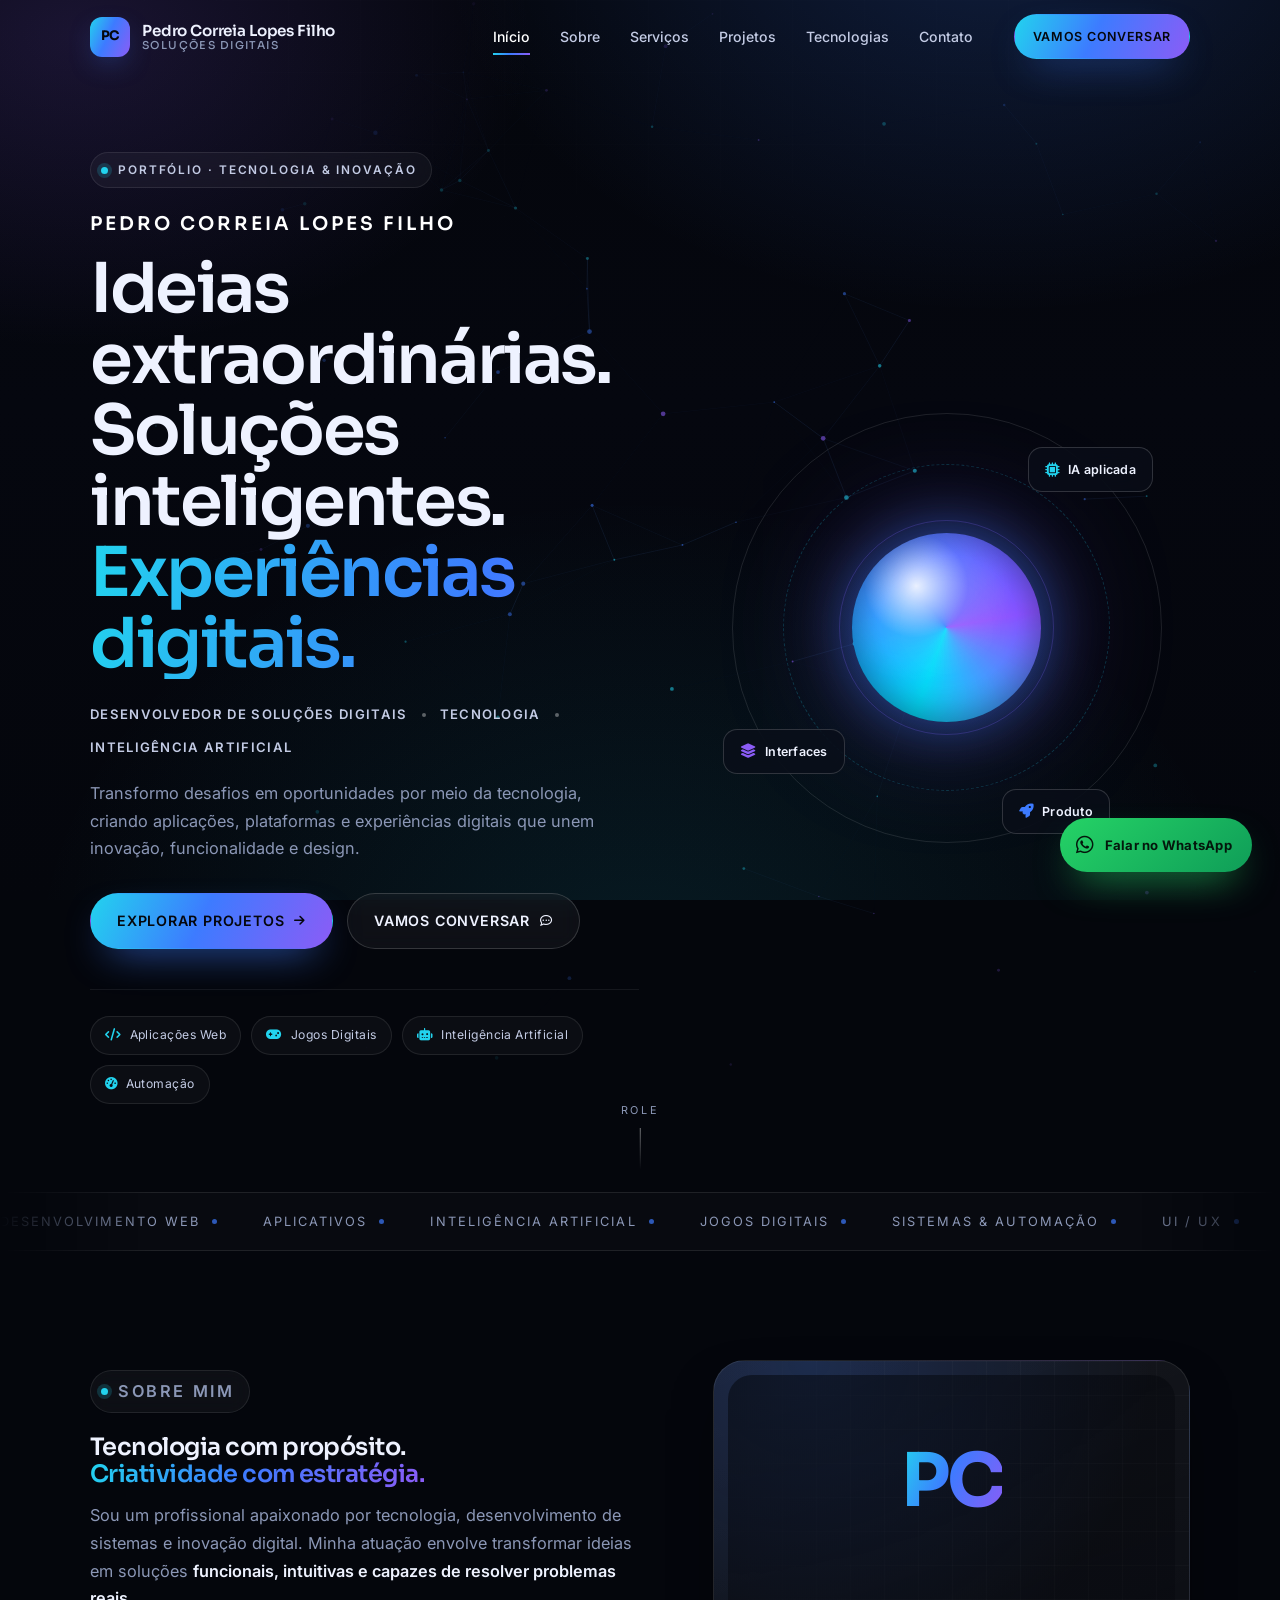
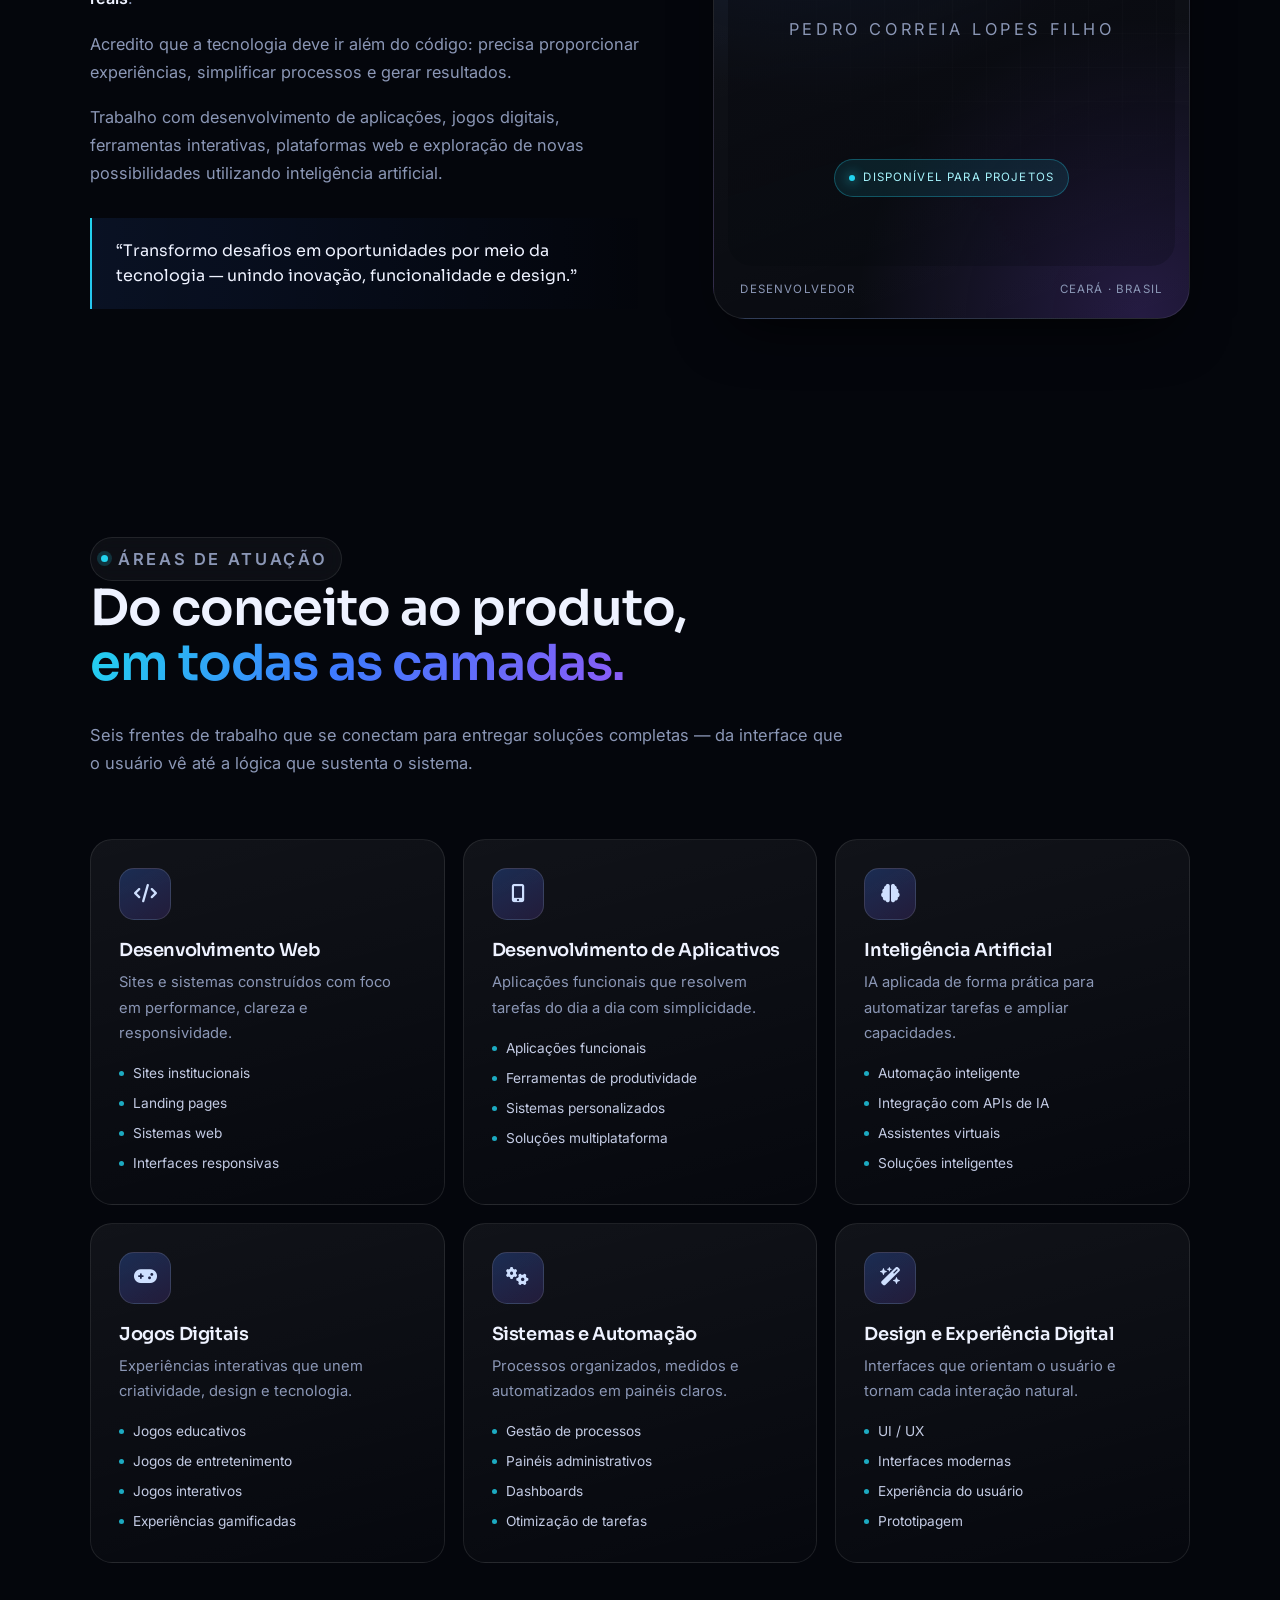
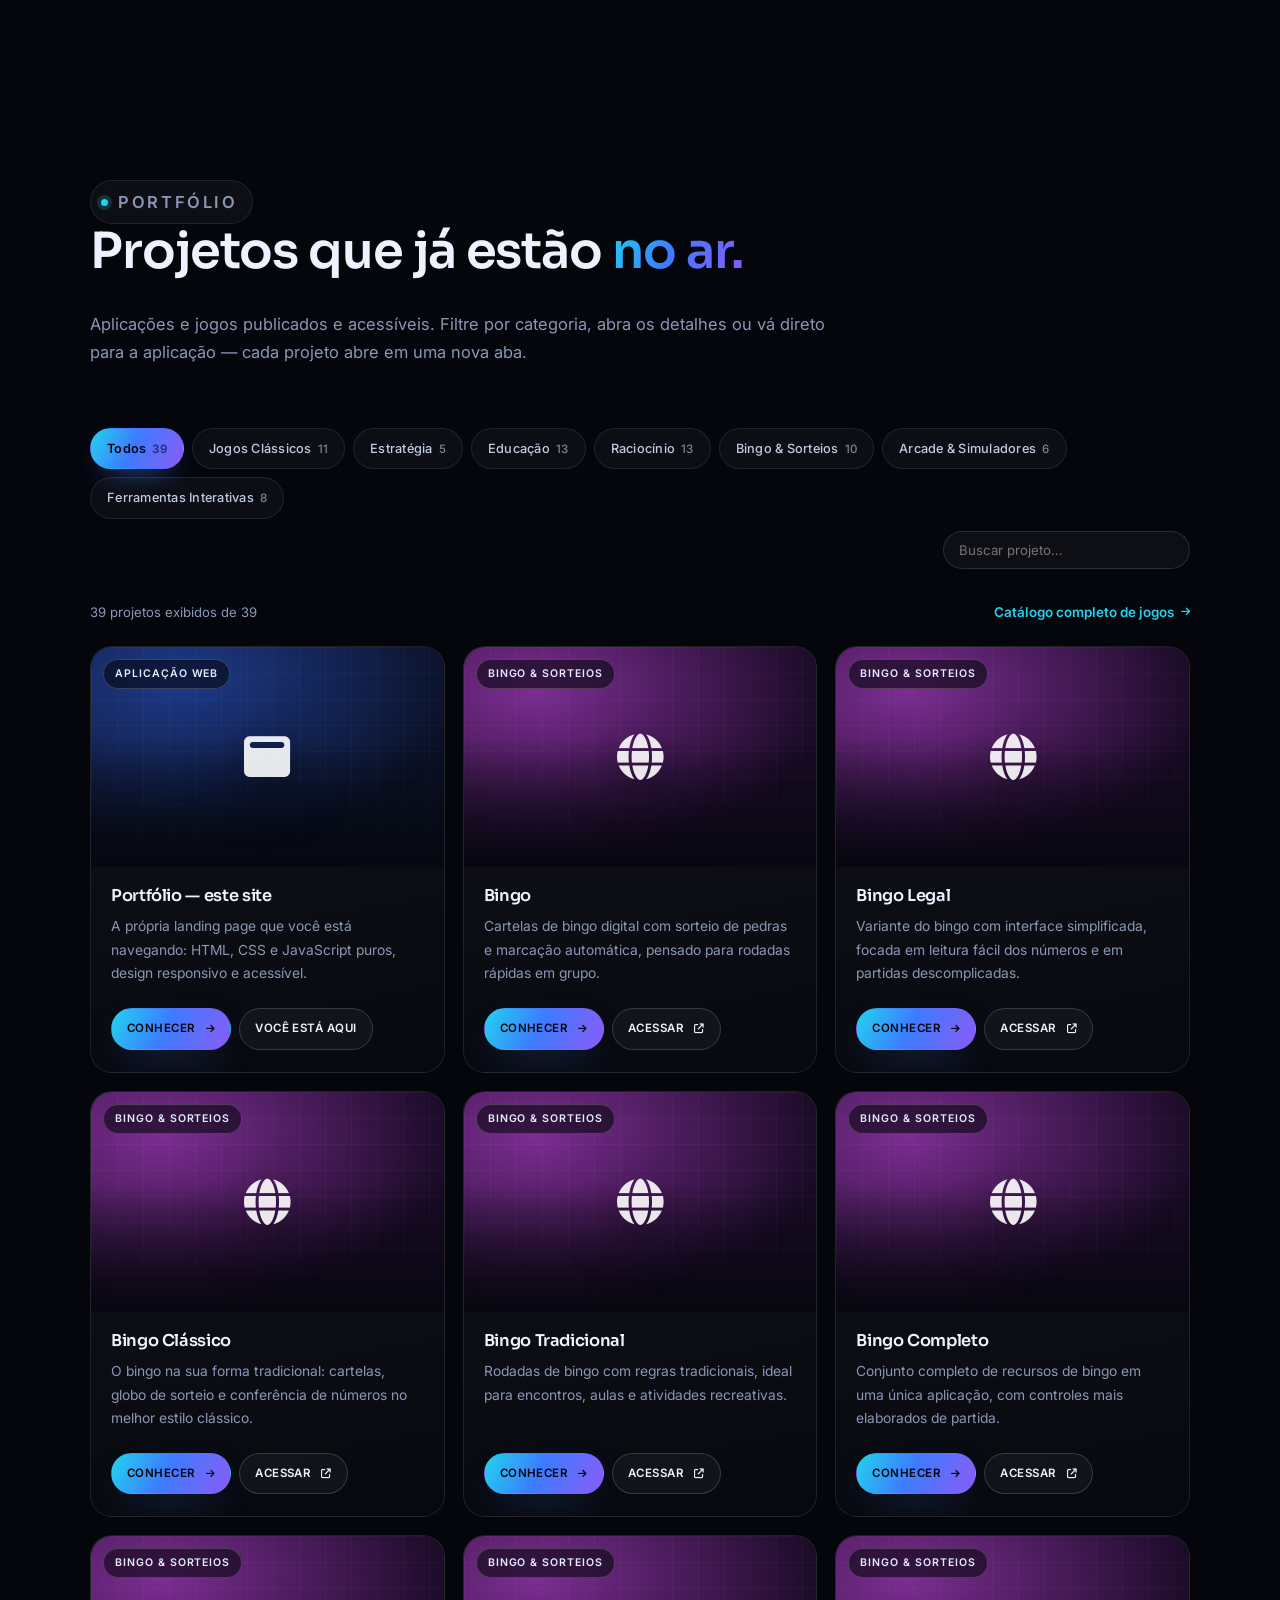
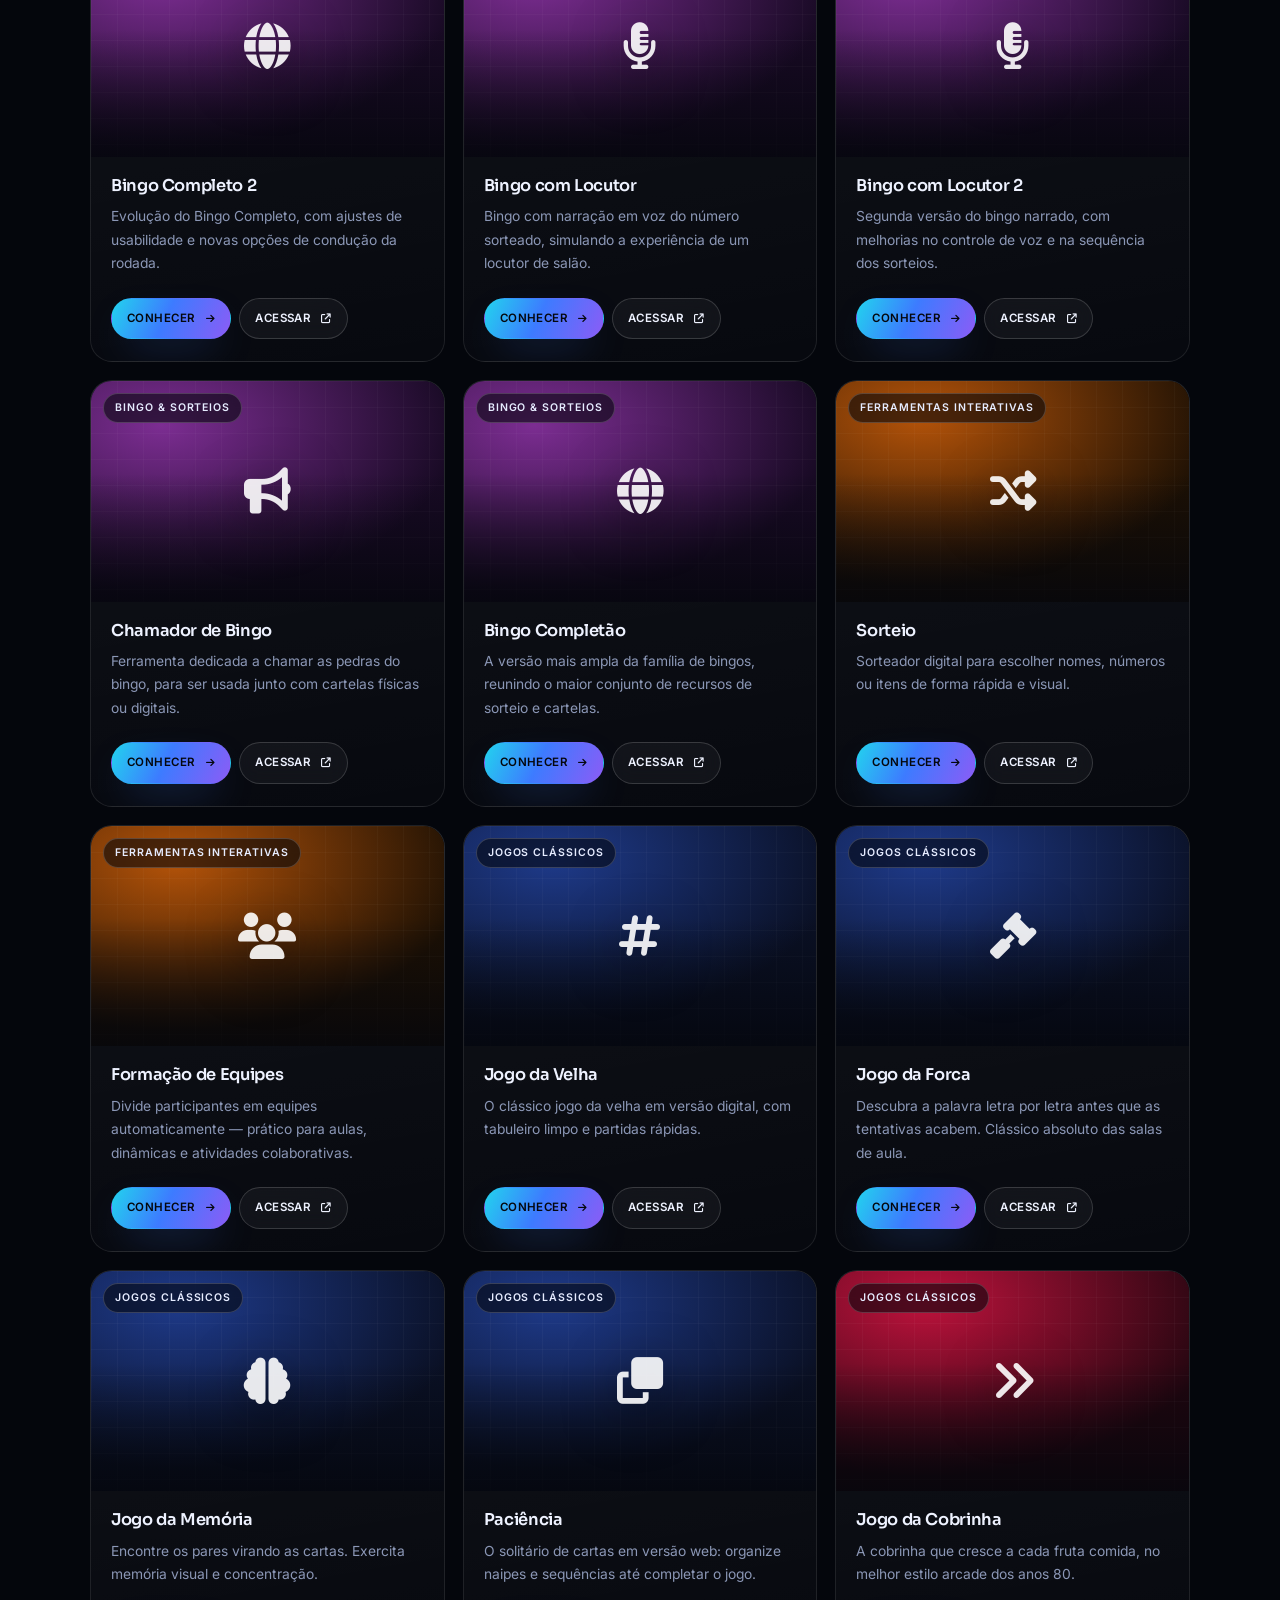
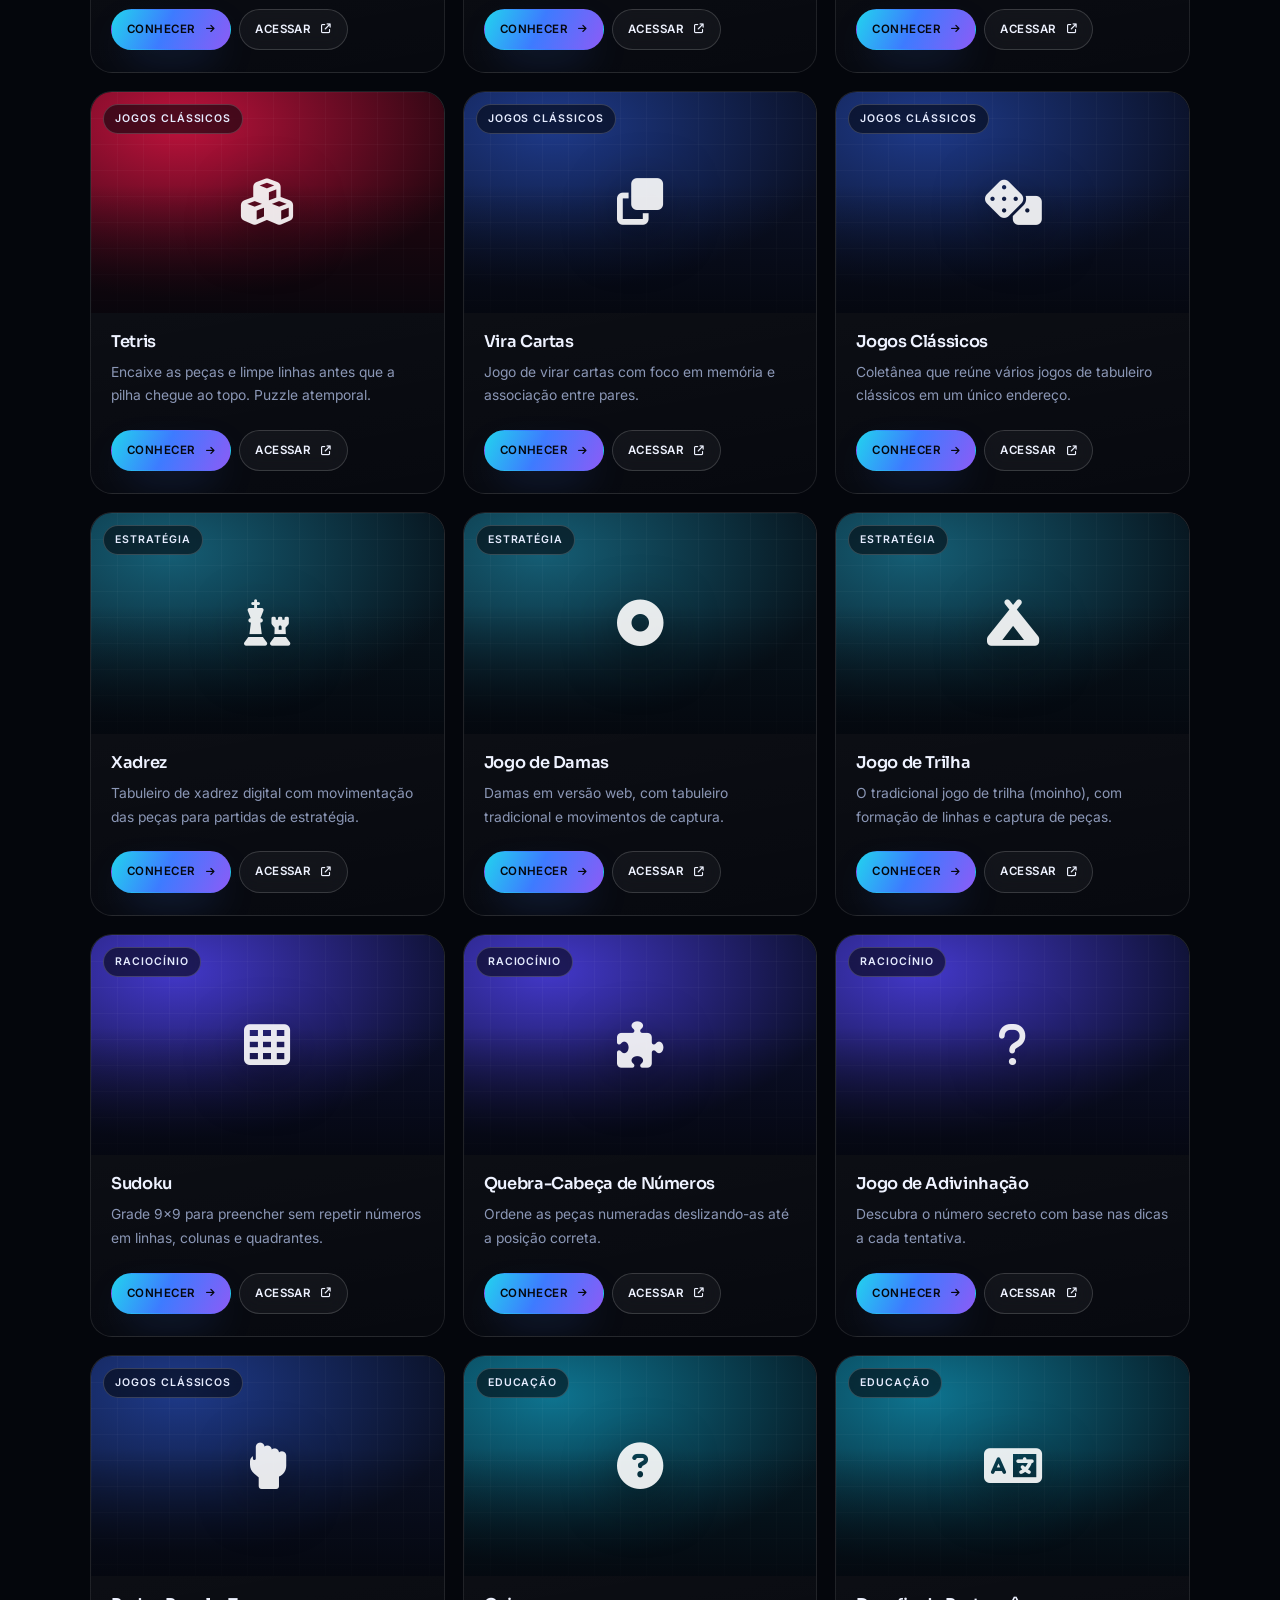
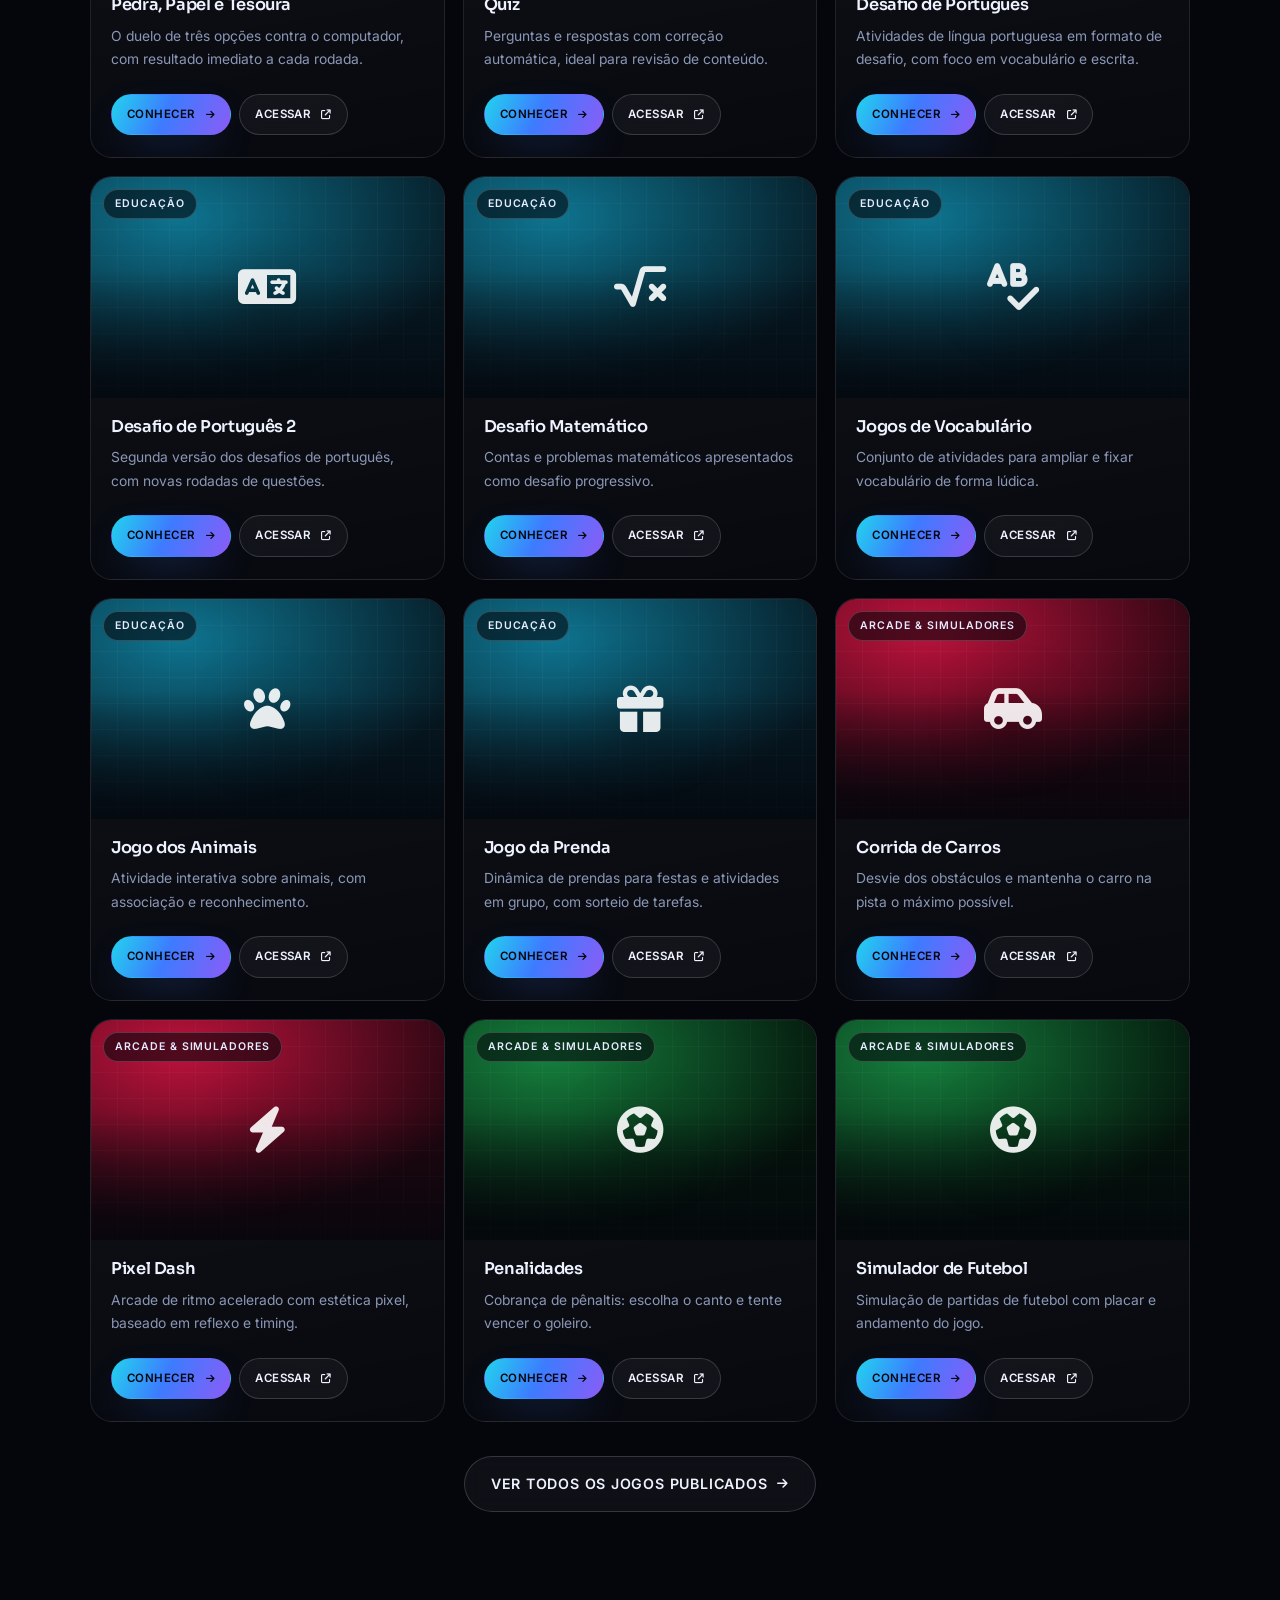
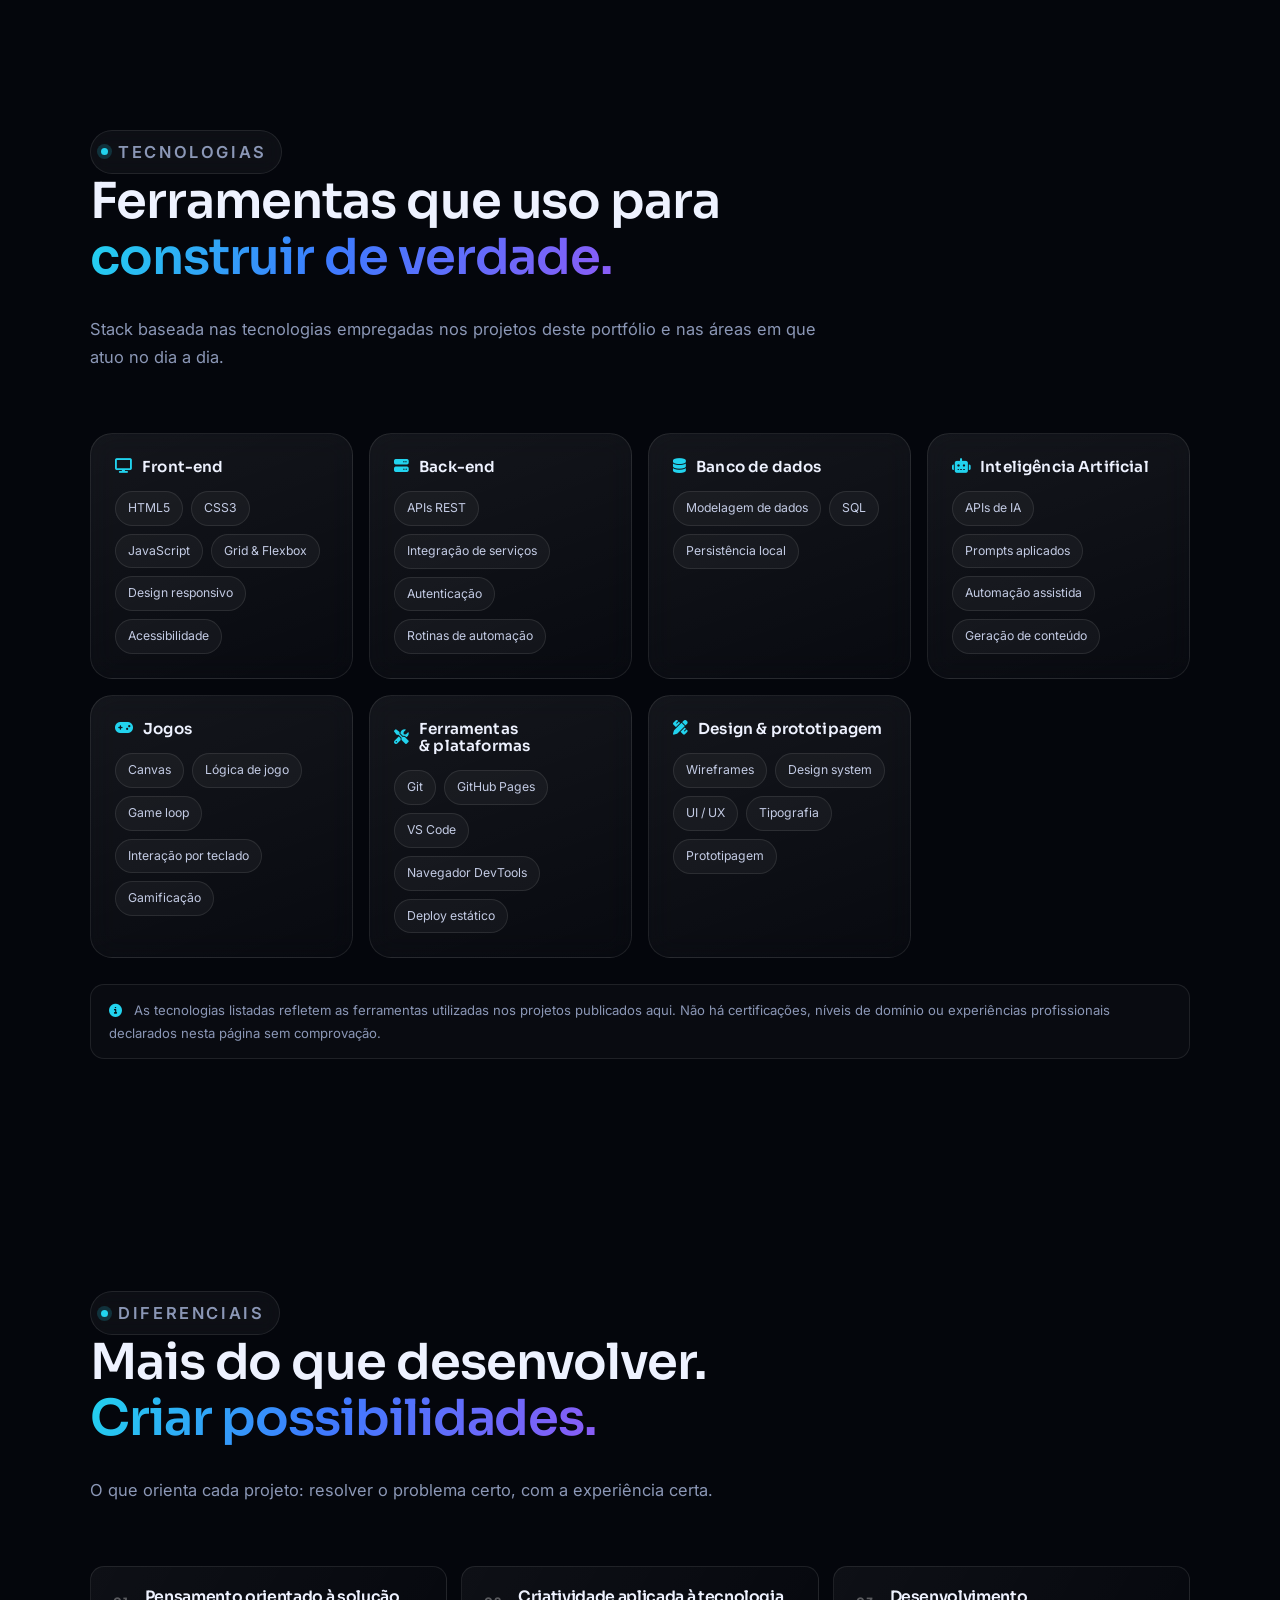
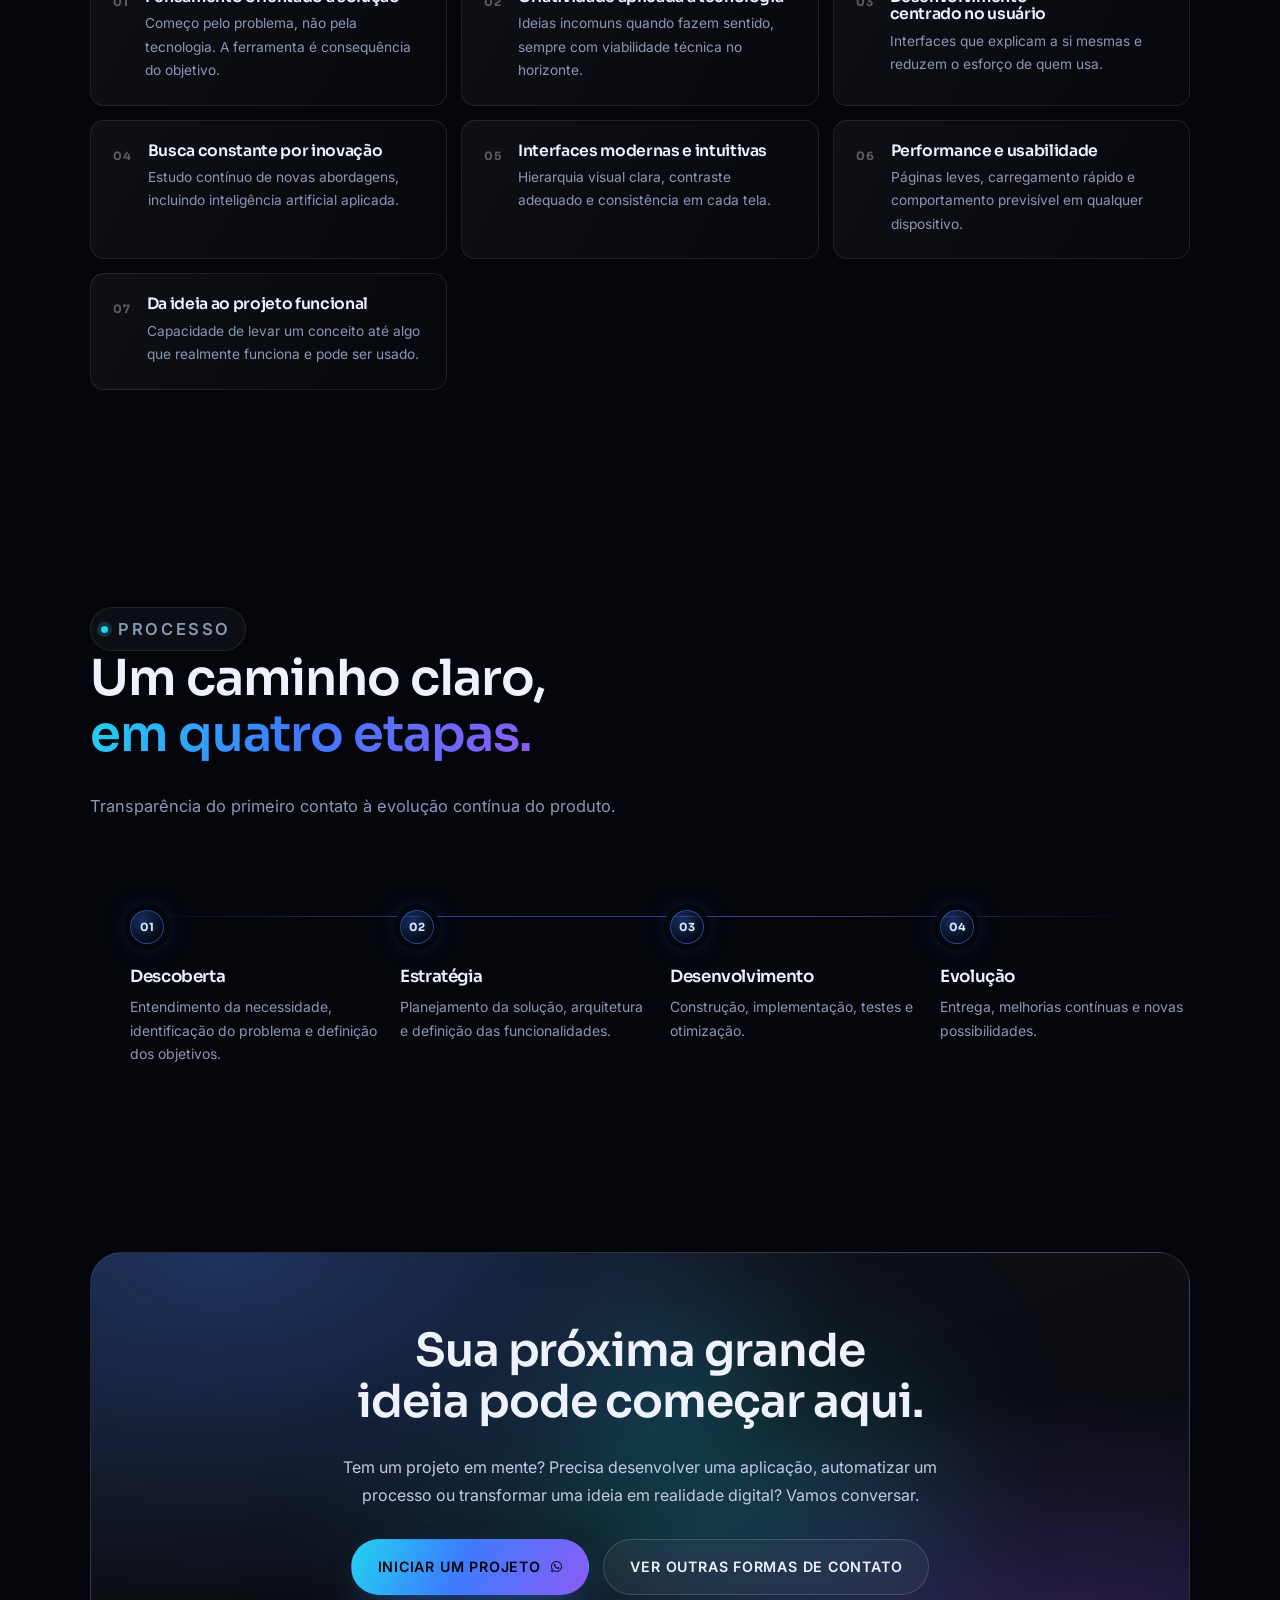
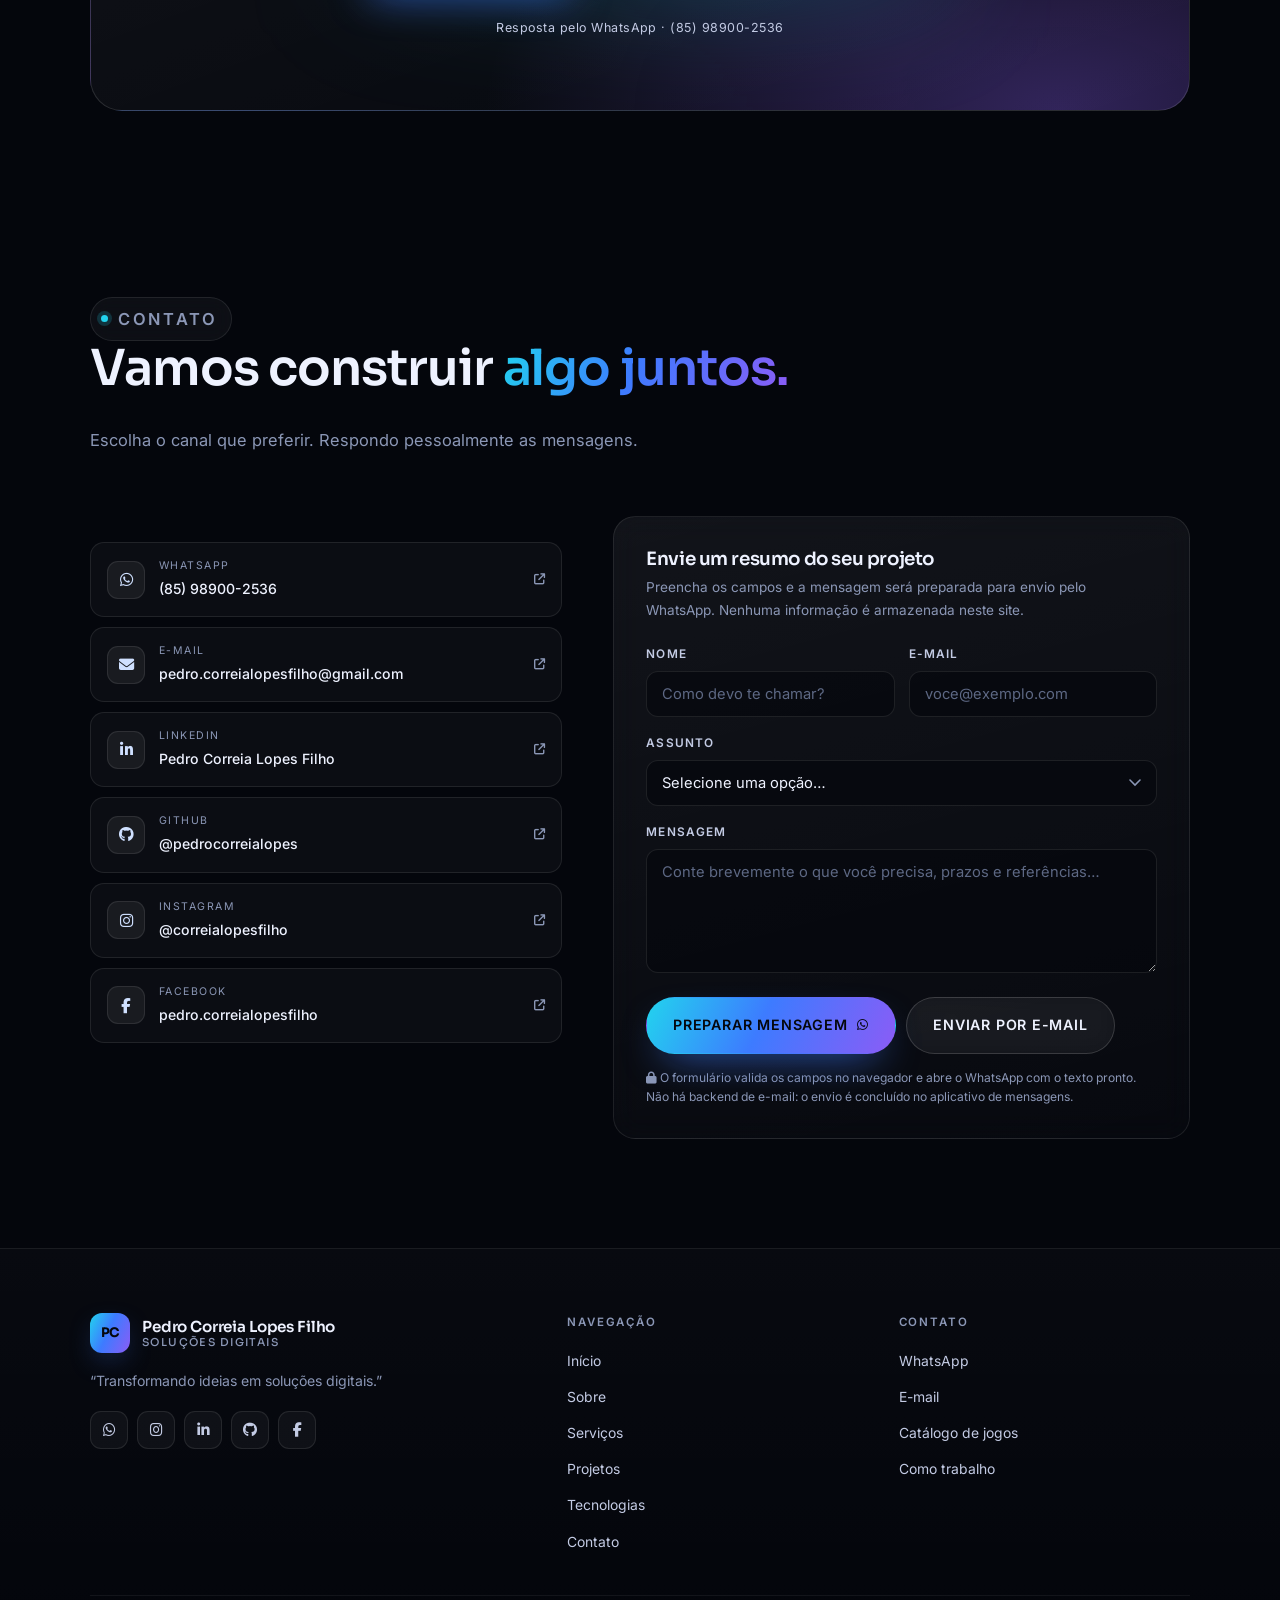
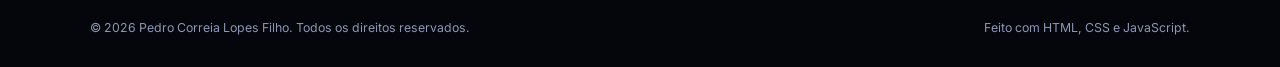
<file: index.html>
<!DOCTYPE html>
<html lang="pt-BR">
<head>
  <meta charset="UTF-8">
  <meta name="viewport" content="width=device-width, initial-scale=1.0">

  <title>Pedro Correia Lopes Filho — Desenvolvedor de Soluções Digitais</title>
  <meta name="description" content="Desenvolvedor de soluções digitais: aplicações web, jogos digitais, automação e inteligência artificial. Transformo ideias em experiências digitais extraordinárias.">
  <meta name="author" content="Pedro Correia Lopes Filho">
  <meta name="theme-color" content="#04060c">
  <link rel="canonical" href="index.html">

  <!-- Open Graph -->
  <meta property="og:type" content="website">
  <meta property="og:locale" content="pt_BR">
  <meta property="og:site_name" content="Pedro Correia Lopes Filho">
  <meta property="og:title" content="Pedro Correia Lopes Filho — Ideias extraordinárias. Soluções inteligentes.">
  <meta property="og:description" content="Desenvolvedor de soluções digitais. Aplicações web, jogos digitais, automação e inteligência artificial — criatividade com estratégia.">
  <meta property="og:url" content="index.html">

  <!-- Twitter -->
  <meta name="twitter:card" content="summary_large_image">
  <meta name="twitter:title" content="Pedro Correia Lopes Filho — Desenvolvedor de Soluções Digitais">
  <meta name="twitter:description" content="Transformo desafios em oportunidades por meio da tecnologia: aplicações, plataformas e experiências digitais.">

  <link rel="preconnect" href="https://fonts.googleapis.com">
  <link rel="preconnect" href="https://fonts.gstatic.com" crossorigin>
  <link href="https://fonts.googleapis.com/css2?family=Sora:wght@300;400;500;600;700&family=Inter:wght@300;400;500;600;700&display=swap" rel="stylesheet">
  <link rel="stylesheet" href="https://cdnjs.cloudflare.com/ajax/libs/font-awesome/6.5.2/css/all.min.css" integrity="sha512-SnH5WK+bZxgPHs44uWIX+LLJAJ9/2PkPKZ5QiAj6Ta86w+fsb2TkcmfRyVX3pBnMFcV7oQPJkl9QevSCWr3W6A==" crossorigin="anonymous" referrerpolicy="no-referrer">

  <link rel="stylesheet" href="css/style.css">
  <link rel="icon" href="images/favicon.svg" type="image/svg+xml">
  <link rel="apple-touch-icon" href="images/favicon.svg">
</head>

<body>
  <a class="skip-link" href="#conteudo">Ir para o conteúdo</a>

  <div class="scroll-progress" role="progressbar" aria-label="Progresso de leitura" aria-valuemin="0" aria-valuemax="100" aria-valuenow="0"></div>

  <!-- ================= HEADER ================= -->
  <header class="site-header" id="topo">
    <div class="container header-inner">
      <a class="brand" href="#inicio" aria-label="Pedro Correia Lopes Filho — início">
        <span class="brand__mark" aria-hidden="true">PC</span>
        <span class="brand__name">Pedro Correia Lopes Filho
          <span>Soluções Digitais</span>
        </span>
      </a>

      <nav class="nav" aria-label="Navegação principal">
        <a href="#inicio" data-nav-link>Início</a>
        <a href="#sobre" data-nav-link>Sobre</a>
        <a href="#servicos" data-nav-link>Serviços</a>
        <a href="#projetos" data-nav-link>Projetos</a>
        <a href="#tecnologias" data-nav-link>Tecnologias</a>
        <a href="#contato" data-nav-link>Contato</a>
      </nav>

      <a class="btn btn--primary btn--sm header-cta" href="#contato">
        Vamos conversar
      </a>

      <button class="nav-toggle" type="button" aria-label="Abrir menu" aria-expanded="false" aria-controls="mobile-nav">
        <i class="fa-solid fa-bars" aria-hidden="true"></i>
      </button>
    </div>
  </header>

  <!-- menu mobile -->
  <div class="mobile-nav" id="mobile-nav" aria-hidden="true">
    <button class="mobile-nav__close" type="button" aria-label="Fechar menu">
      <i class="fa-solid fa-xmark" aria-hidden="true"></i>
    </button>
    <nav aria-label="Navegação principal (mobile)">
      <ul>
        <li><a href="#inicio">Início <i class="fa-solid fa-arrow-right" aria-hidden="true"></i></a></li>
        <li><a href="#sobre">Sobre <i class="fa-solid fa-arrow-right" aria-hidden="true"></i></a></li>
        <li><a href="#servicos">Serviços <i class="fa-solid fa-arrow-right" aria-hidden="true"></i></a></li>
        <li><a href="#projetos">Projetos <i class="fa-solid fa-arrow-right" aria-hidden="true"></i></a></li>
        <li><a href="#tecnologias">Tecnologias <i class="fa-solid fa-arrow-right" aria-hidden="true"></i></a></li>
        <li><a href="#contato">Contato <i class="fa-solid fa-arrow-right" aria-hidden="true"></i></a></li>
      </ul>
    </nav>
    <p class="mobile-nav__footer">
      <i class="fa-brands fa-whatsapp" aria-hidden="true"></i>
      (85) 98900-2536 · pedro.correialopesfilho@gmail.com
    </p>
  </div>

  <main id="conteudo">

    <!-- ================= HERO ================= -->
    <section class="hero" id="inicio">
      <canvas id="hero-canvas" aria-hidden="true"></canvas>

      <div class="container hero__grid">
        <div class="hero__content">
          <p class="eyebrow" data-reveal>
            <span class="eyebrow__dot" aria-hidden="true"></span>
            Portfólio · Tecnologia &amp; Inovação
          </p>

          <p class="hero__name" data-reveal>Pedro Correia Lopes Filho</p>

          <h1 class="hero__title" data-reveal>
            <span class="line">Ideias extraordinárias.</span>
            <span class="line">Soluções inteligentes.</span>
            <span class="line line--grad">Experiências digitais.</span>
          </h1>

          <ul class="hero__role" data-reveal>
            <li>Desenvolvedor de Soluções Digitais</li>
            <li class="sep" aria-hidden="true"></li>
            <li>Tecnologia</li>
            <li class="sep" aria-hidden="true"></li>
            <li>Inteligência Artificial</li>
          </ul>

          <p class="hero__text" data-reveal>
            Transformo desafios em oportunidades por meio da tecnologia, criando aplicações,
            plataformas e experiências digitais que unem inovação, funcionalidade e design.
          </p>

          <div class="hero__actions" data-reveal>
            <a class="btn btn--primary" href="#projetos">
              Explorar projetos
              <i class="fa-solid fa-arrow-right" aria-hidden="true"></i>
            </a>
            <a class="btn btn--ghost" href="#contato">
              Vamos conversar
              <i class="fa-regular fa-comment-dots" aria-hidden="true"></i>
            </a>
          </div>

          <div class="hero__meta" data-reveal>
            <span class="hero__chip"><i class="fa-solid fa-code" aria-hidden="true"></i> Aplicações Web</span>
            <span class="hero__chip"><i class="fa-solid fa-gamepad" aria-hidden="true"></i> Jogos Digitais</span>
            <span class="hero__chip"><i class="fa-solid fa-robot" aria-hidden="true"></i> Inteligência Artificial</span>
            <span class="hero__chip"><i class="fa-solid fa-gauge-high" aria-hidden="true"></i> Automação</span>
          </div>
        </div>

        <div class="hero__visual" data-reveal aria-hidden="true">
          <div class="orb">
            <span class="orb__ring"></span>
            <span class="orb__ring"></span>
            <span class="orb__ring"></span>
            <span class="orb__ring"></span>
            <span class="orb__core"></span>
            <span class="orb__float orb__float--1"><i class="fa-solid fa-microchip"></i> IA aplicada</span>
            <span class="orb__float orb__float--2"><i class="fa-solid fa-layer-group"></i> Interfaces</span>
            <span class="orb__float orb__float--3"><i class="fa-solid fa-rocket"></i> Produto</span>
          </div>
        </div>
      </div>

      <span class="hero__scroll" aria-hidden="true">Role</span>
    </section>

    <!-- faixa de competências -->
    <div class="strip" aria-hidden="true">
      <div class="strip__track">
        <span class="strip__item">Desenvolvimento Web</span>
        <span class="strip__item">Aplicativos</span>
        <span class="strip__item">Inteligência Artificial</span>
        <span class="strip__item">Jogos Digitais</span>
        <span class="strip__item">Sistemas &amp; Automação</span>
        <span class="strip__item">UI / UX</span>
        <span class="strip__item">Desenvolvimento Web</span>
        <span class="strip__item">Aplicativos</span>
        <span class="strip__item">Inteligência Artificial</span>
        <span class="strip__item">Jogos Digitais</span>
        <span class="strip__item">Sistemas &amp; Automação</span>
        <span class="strip__item">UI / UX</span>
      </div>
    </div>

    <!-- ================= SOBRE ================= -->
    <section class="section about" id="sobre">
      <div class="container about__grid">
        <div>
          <p class="eyebrow" data-reveal><span class="eyebrow__dot" aria-hidden="true"></span>Sobre mim</p>
          <h2 data-reveal>Tecnologia com propósito.<br><span class="grad-text">Criatividade com estratégia.</span></h2>

          <p data-reveal>
            Sou um profissional apaixonado por tecnologia, desenvolvimento de sistemas e inovação digital.
            Minha atuação envolve transformar ideias em soluções <strong>funcionais, intuitivas e capazes de
            resolver problemas reais</strong>.
          </p>
          <p data-reveal>
            Acredito que a tecnologia deve ir além do código: precisa proporcionar experiências,
            simplificar processos e gerar resultados.
          </p>
          <p data-reveal>
            Trabalho com desenvolvimento de aplicações, jogos digitais, ferramentas interativas,
            plataformas web e exploração de novas possibilidades utilizando inteligência artificial.
          </p>

          <blockquote class="about__quote" data-reveal>
            “Transformo desafios em oportunidades por meio da tecnologia — unindo inovação,
            funcionalidade e design.”
          </blockquote>
        </div>

        <div class="about__visual" data-reveal>
          <div class="photo-card">
            <div class="photo-card__inner">
              <span class="photo-card__mono" aria-hidden="true">PC</span>
              <p class="photo-card__label">Pedro Correia Lopes Filho</p>
              <span class="photo-card__badge">Disponível para projetos</span>
            </div>
            <div class="photo-card__caption">
              <span>Desenvolvedor</span>
              <span>Ceará · Brasil</span>
            </div>
          </div>
        </div>
      </div>
    </section>

    <!-- ================= SERVIÇOS ================= -->
    <section class="section" id="servicos">
      <div class="container">
        <div class="section-head" data-reveal>
          <p class="eyebrow"><span class="eyebrow__dot" aria-hidden="true"></span>Áreas de atuação</p>
          <h2>Do conceito ao produto, <span class="grad-text">em todas as camadas.</span></h2>
          <p>Seis frentes de trabalho que se conectam para entregar soluções completas — da interface
            que o usuário vê até a lógica que sustenta o sistema.</p>
        </div>

        <div class="services__grid">
          <article class="card" data-reveal>
            <span class="card__icon"><i class="fa-solid fa-code" aria-hidden="true"></i></span>
            <h3>Desenvolvimento Web</h3>
            <p>Sites e sistemas construídos com foco em performance, clareza e responsividade.</p>
            <ul class="card__list">
              <li>Sites institucionais</li>
              <li>Landing pages</li>
              <li>Sistemas web</li>
              <li>Interfaces responsivas</li>
            </ul>
          </article>

          <article class="card" data-reveal>
            <span class="card__icon"><i class="fa-solid fa-mobile-screen-button" aria-hidden="true"></i></span>
            <h3>Desenvolvimento de Aplicativos</h3>
            <p>Aplicações funcionais que resolvem tarefas do dia a dia com simplicidade.</p>
            <ul class="card__list">
              <li>Aplicações funcionais</li>
              <li>Ferramentas de produtividade</li>
              <li>Sistemas personalizados</li>
              <li>Soluções multiplataforma</li>
            </ul>
          </article>

          <article class="card" data-reveal>
            <span class="card__icon"><i class="fa-solid fa-brain" aria-hidden="true"></i></span>
            <h3>Inteligência Artificial</h3>
            <p>IA aplicada de forma prática para automatizar tarefas e ampliar capacidades.</p>
            <ul class="card__list">
              <li>Automação inteligente</li>
              <li>Integração com APIs de IA</li>
              <li>Assistentes virtuais</li>
              <li>Soluções inteligentes</li>
            </ul>
          </article>

          <article class="card" data-reveal>
            <span class="card__icon"><i class="fa-solid fa-gamepad" aria-hidden="true"></i></span>
            <h3>Jogos Digitais</h3>
            <p>Experiências interativas que unem criatividade, design e tecnologia.</p>
            <ul class="card__list">
              <li>Jogos educativos</li>
              <li>Jogos de entretenimento</li>
              <li>Jogos interativos</li>
              <li>Experiências gamificadas</li>
            </ul>
          </article>

          <article class="card" data-reveal>
            <span class="card__icon"><i class="fa-solid fa-gears" aria-hidden="true"></i></span>
            <h3>Sistemas e Automação</h3>
            <p>Processos organizados, medidos e automatizados em painéis claros.</p>
            <ul class="card__list">
              <li>Gestão de processos</li>
              <li>Painéis administrativos</li>
              <li>Dashboards</li>
              <li>Otimização de tarefas</li>
            </ul>
          </article>

          <article class="card" data-reveal>
            <span class="card__icon"><i class="fa-solid fa-wand-magic-sparkles" aria-hidden="true"></i></span>
            <h3>Design e Experiência Digital</h3>
            <p>Interfaces que orientam o usuário e tornam cada interação natural.</p>
            <ul class="card__list">
              <li>UI / UX</li>
              <li>Interfaces modernas</li>
              <li>Experiência do usuário</li>
              <li>Prototipagem</li>
            </ul>
          </article>
        </div>
      </div>
    </section>

    <!-- ================= PROJETOS ================= -->
    <section class="section" id="projetos">
      <div class="container">
        <div class="section-head" data-reveal>
          <p class="eyebrow"><span class="eyebrow__dot" aria-hidden="true"></span>Portfólio</p>
          <h2>Projetos que já estão <span class="grad-text">no ar.</span></h2>
          <p>Aplicações e jogos publicados e acessíveis. Filtre por categoria, abra os detalhes
            ou vá direto para a aplicação — cada projeto abre em uma nova aba.</p>
        </div>

        <div class="projects-toolbar" data-reveal>
          <div class="filters" id="projects-filters" role="group" aria-label="Filtrar projetos por categoria"></div>
          <label class="visually-hidden" for="projects-search" style="position:absolute;width:1px;height:1px;overflow:hidden;clip:rect(0 0 0 0);white-space:nowrap;">Buscar projeto</label>
          <input id="projects-search" type="search" placeholder="Buscar projeto…" autocomplete="off"
                 style="margin-left:auto;min-width:200px;padding:10px 15px;border-radius:100px;border:1px solid rgba(255,255,255,.12);background:rgba(255,255,255,.04);color:#eef2ff;font-family:inherit;font-size:.83rem;">
        </div>

        <div class="projects-meta">
          <span id="projects-count" aria-live="polite">—</span>
          <a class="btn-link" href="jogos.html">
            Catálogo completo de jogos
            <i class="fa-solid fa-arrow-right" aria-hidden="true"></i>
          </a>
        </div>

        <div class="projects-grid" id="projects-grid"></div>
        <p class="projects-empty" id="projects-empty" hidden>
          Nenhum projeto encontrado com esse filtro. Tente outra categoria ou limpe a busca.
        </p>

        <div class="projects-footer">
          <a class="btn btn--ghost" href="jogos.html">
            Ver todos os jogos publicados
            <i class="fa-solid fa-arrow-right" aria-hidden="true"></i>
          </a>
        </div>
      </div>
    </section>

    <!-- ================= TECNOLOGIAS ================= -->
    <section class="section" id="tecnologias">
      <div class="container">
        <div class="section-head" data-reveal>
          <p class="eyebrow"><span class="eyebrow__dot" aria-hidden="true"></span>Tecnologias</p>
          <h2>Ferramentas que uso para <span class="grad-text">construir de verdade.</span></h2>
          <p>Stack baseada nas tecnologias empregadas nos projetos deste portfólio e nas áreas
            em que atuo no dia a dia.</p>
        </div>

        <div class="tech__grid">
          <article class="tech__card glass" data-reveal>
            <h3><i class="fa-solid fa-display" aria-hidden="true"></i> Front-end</h3>
            <div class="chips">
              <span class="chip">HTML5</span>
              <span class="chip">CSS3</span>
              <span class="chip">JavaScript</span>
              <span class="chip">Grid &amp; Flexbox</span>
              <span class="chip">Design responsivo</span>
              <span class="chip">Acessibilidade</span>
            </div>
          </article>

          <article class="tech__card glass" data-reveal>
            <h3><i class="fa-solid fa-server" aria-hidden="true"></i> Back-end</h3>
            <div class="chips">
              <span class="chip">APIs REST</span>
              <span class="chip">Integração de serviços</span>
              <span class="chip">Autenticação</span>
              <span class="chip">Rotinas de automação</span>
            </div>
          </article>

          <article class="tech__card glass" data-reveal>
            <h3><i class="fa-solid fa-database" aria-hidden="true"></i> Banco de dados</h3>
            <div class="chips">
              <span class="chip">Modelagem de dados</span>
              <span class="chip">SQL</span>
              <span class="chip">Persistência local</span>
            </div>
          </article>

          <article class="tech__card glass" data-reveal>
            <h3><i class="fa-solid fa-robot" aria-hidden="true"></i> Inteligência Artificial</h3>
            <div class="chips">
              <span class="chip">APIs de IA</span>
              <span class="chip">Prompts aplicados</span>
              <span class="chip">Automação assistida</span>
              <span class="chip">Geração de conteúdo</span>
            </div>
          </article>

          <article class="tech__card glass" data-reveal>
            <h3><i class="fa-solid fa-gamepad" aria-hidden="true"></i> Jogos</h3>
            <div class="chips">
              <span class="chip">Canvas</span>
              <span class="chip">Lógica de jogo</span>
              <span class="chip">Game loop</span>
              <span class="chip">Interação por teclado</span>
              <span class="chip">Gamificação</span>
            </div>
          </article>

          <article class="tech__card glass" data-reveal>
            <h3><i class="fa-solid fa-screwdriver-wrench" aria-hidden="true"></i> Ferramentas &amp; plataformas</h3>
            <div class="chips">
              <span class="chip">Git</span>
              <span class="chip">GitHub Pages</span>
              <span class="chip">VS Code</span>
              <span class="chip">Navegador DevTools</span>
              <span class="chip">Deploy estático</span>
            </div>
          </article>

          <article class="tech__card glass" data-reveal>
            <h3><i class="fa-solid fa-pen-ruler" aria-hidden="true"></i> Design &amp; prototipagem</h3>
            <div class="chips">
              <span class="chip">Wireframes</span>
              <span class="chip">Design system</span>
              <span class="chip">UI / UX</span>
              <span class="chip">Tipografia</span>
              <span class="chip">Prototipagem</span>
            </div>
          </article>
        </div>

        <p class="tech__note" data-reveal>
          <i class="fa-solid fa-circle-info" aria-hidden="true"></i>
          As tecnologias listadas refletem as ferramentas utilizadas nos projetos publicados aqui.
          Não há certificações, níveis de domínio ou experiências profissionais declarados nesta página
          sem comprovação.
        </p>
      </div>
    </section>

    <!-- ================= DIFERENCIAIS ================= -->
    <section class="section" id="diferenciais">
      <div class="container">
        <div class="section-head" data-reveal>
          <p class="eyebrow"><span class="eyebrow__dot" aria-hidden="true"></span>Diferenciais</p>
          <h2>Mais do que desenvolver. <span class="grad-text">Criar possibilidades.</span></h2>
          <p>O que orienta cada projeto: resolver o problema certo, com a experiência certa.</p>
        </div>

        <div class="diff__grid">
          <article class="diff__item" data-reveal>
            <span class="diff__num" aria-hidden="true">01</span>
            <div>
              <h3>Pensamento orientado à solução</h3>
              <p>Começo pelo problema, não pela tecnologia. A ferramenta é consequência do objetivo.</p>
            </div>
          </article>
          <article class="diff__item" data-reveal>
            <span class="diff__num" aria-hidden="true">02</span>
            <div>
              <h3>Criatividade aplicada à tecnologia</h3>
              <p>Ideias incomuns quando fazem sentido, sempre com viabilidade técnica no horizonte.</p>
            </div>
          </article>
          <article class="diff__item" data-reveal>
            <span class="diff__num" aria-hidden="true">03</span>
            <div>
              <h3>Desenvolvimento centrado no usuário</h3>
              <p>Interfaces que explicam a si mesmas e reduzem o esforço de quem usa.</p>
            </div>
          </article>
          <article class="diff__item" data-reveal>
            <span class="diff__num" aria-hidden="true">04</span>
            <div>
              <h3>Busca constante por inovação</h3>
              <p>Estudo contínuo de novas abordagens, incluindo inteligência artificial aplicada.</p>
            </div>
          </article>
          <article class="diff__item" data-reveal>
            <span class="diff__num" aria-hidden="true">05</span>
            <div>
              <h3>Interfaces modernas e intuitivas</h3>
              <p>Hierarquia visual clara, contraste adequado e consistência em cada tela.</p>
            </div>
          </article>
          <article class="diff__item" data-reveal>
            <span class="diff__num" aria-hidden="true">06</span>
            <div>
              <h3>Performance e usabilidade</h3>
              <p>Páginas leves, carregamento rápido e comportamento previsível em qualquer dispositivo.</p>
            </div>
          </article>
          <article class="diff__item" data-reveal>
            <span class="diff__num" aria-hidden="true">07</span>
            <div>
              <h3>Da ideia ao projeto funcional</h3>
              <p>Capacidade de levar um conceito até algo que realmente funciona e pode ser usado.</p>
            </div>
          </article>
        </div>
      </div>
    </section>

    <!-- ================= PROCESSO ================= -->
    <section class="section" id="processo">
      <div class="container">
        <div class="section-head" data-reveal>
          <p class="eyebrow"><span class="eyebrow__dot" aria-hidden="true"></span>Processo</p>
          <h2>Um caminho claro, <span class="grad-text">em quatro etapas.</span></h2>
          <p>Transparência do primeiro contato à evolução contínua do produto.</p>
        </div>

        <ol class="process__list" style="list-style:none;margin:0;">
          <li class="process__step" data-reveal>
            <span class="process__dot" aria-hidden="true">01</span>
            <h3>Descoberta</h3>
            <p>Entendimento da necessidade, identificação do problema e definição dos objetivos.</p>
          </li>
          <li class="process__step" data-reveal>
            <span class="process__dot" aria-hidden="true">02</span>
            <h3>Estratégia</h3>
            <p>Planejamento da solução, arquitetura e definição das funcionalidades.</p>
          </li>
          <li class="process__step" data-reveal>
            <span class="process__dot" aria-hidden="true">03</span>
            <h3>Desenvolvimento</h3>
            <p>Construção, implementação, testes e otimização.</p>
          </li>
          <li class="process__step" data-reveal>
            <span class="process__dot" aria-hidden="true">04</span>
            <h3>Evolução</h3>
            <p>Entrega, melhorias contínuas e novas possibilidades.</p>
          </li>
        </ol>
      </div>
    </section>

    <!-- ================= CTA ================= -->
    <section class="section section--tight" id="vamos-conversar">
      <div class="container">
        <div class="cta" data-reveal>
          <h2>Sua próxima grande ideia pode começar aqui.</h2>
          <p>
            Tem um projeto em mente? Precisa desenvolver uma aplicação, automatizar um processo
            ou transformar uma ideia em realidade digital? Vamos conversar.
          </p>
          <div class="cta__actions">
            <a class="btn btn--primary" href="https://wa.me/5585989002536" target="_blank" rel="noopener noreferrer">
              Iniciar um projeto
              <i class="fa-brands fa-whatsapp" aria-hidden="true"></i>
            </a>
            <a class="btn btn--ghost" href="#contato">
              Ver outras formas de contato
            </a>
          </div>
          <p class="cta__hint">Resposta pelo WhatsApp · (85) 98900-2536</p>
        </div>
      </div>
    </section>

    <!-- ================= CONTATO ================= -->
    <section class="section" id="contato">
      <div class="container">
        <div class="section-head" data-reveal>
          <p class="eyebrow"><span class="eyebrow__dot" aria-hidden="true"></span>Contato</p>
          <h2>Vamos construir <span class="grad-text">algo juntos.</span></h2>
          <p>Escolha o canal que preferir. Respondo pessoalmente as mensagens.</p>
        </div>

        <div class="contact__grid">
          <div data-reveal>
            <div class="contact__channels">
              <a class="channel" href="https://wa.me/5585989002536" target="_blank" rel="noopener noreferrer">
                <span class="channel__icon"><i class="fa-brands fa-whatsapp" aria-hidden="true"></i></span>
                <span class="channel__text">
                  <span>WhatsApp</span>
                  <strong>(85) 98900-2536</strong>
                </span>
                <i class="fa-solid fa-arrow-up-right-from-square" aria-hidden="true"></i>
              </a>

              <a class="channel" href="mailto:pedro.correialopesfilho@gmail.com">
                <span class="channel__icon"><i class="fa-solid fa-envelope" aria-hidden="true"></i></span>
                <span class="channel__text">
                  <span>E-mail</span>
                  <strong>pedro.correialopesfilho@gmail.com</strong>
                </span>
                <i class="fa-solid fa-arrow-up-right-from-square" aria-hidden="true"></i>
              </a>

              <a class="channel" href="https://www.linkedin.com/in/pedro-correia-lopes-filho-0654ba33/" target="_blank" rel="noopener noreferrer">
                <span class="channel__icon"><i class="fa-brands fa-linkedin-in" aria-hidden="true"></i></span>
                <span class="channel__text">
                  <span>LinkedIn</span>
                  <strong>Pedro Correia Lopes Filho</strong>
                </span>
                <i class="fa-solid fa-arrow-up-right-from-square" aria-hidden="true"></i>
              </a>

              <a class="channel" href="https://github.com/pedrocorreialopes" target="_blank" rel="noopener noreferrer">
                <span class="channel__icon"><i class="fa-brands fa-github" aria-hidden="true"></i></span>
                <span class="channel__text">
                  <span>GitHub</span>
                  <strong>@pedrocorreialopes</strong>
                </span>
                <i class="fa-solid fa-arrow-up-right-from-square" aria-hidden="true"></i>
              </a>

              <a class="channel" href="https://instagram.com/correialopesfilho" target="_blank" rel="noopener noreferrer">
                <span class="channel__icon"><i class="fa-brands fa-instagram" aria-hidden="true"></i></span>
                <span class="channel__text">
                  <span>Instagram</span>
                  <strong>@correialopesfilho</strong>
                </span>
                <i class="fa-solid fa-arrow-up-right-from-square" aria-hidden="true"></i>
              </a>

              <a class="channel" href="https://facebook.com/pedro.correialopesfilho" target="_blank" rel="noopener noreferrer">
                <span class="channel__icon"><i class="fa-brands fa-facebook-f" aria-hidden="true"></i></span>
                <span class="channel__text">
                  <span>Facebook</span>
                  <strong>pedro.correialopesfilho</strong>
                </span>
                <i class="fa-solid fa-arrow-up-right-from-square" aria-hidden="true"></i>
              </a>
            </div>
          </div>

          <form class="form" id="contact-form" novalidate data-reveal>
            <h3 style="font-size:1.15rem;margin-bottom:6px;">Envie um resumo do seu projeto</h3>
            <p class="muted" style="font-size:.85rem;margin-bottom:22px;">
              Preencha os campos e a mensagem será preparada para envio pelo WhatsApp.
              Nenhuma informação é armazenada neste site.
            </p>

            <div class="form__row">
              <div class="field">
                <label for="nome">Nome</label>
                <input type="text" id="nome" name="nome" placeholder="Como devo te chamar?" autocomplete="name" required>
                <p class="field__error" role="alert"></p>
              </div>
              <div class="field">
                <label for="email">E-mail</label>
                <input type="email" id="email" name="email" placeholder="voce@exemplo.com" autocomplete="email" required>
                <p class="field__error" role="alert"></p>
              </div>
            </div>

            <div class="field">
              <label for="assunto">Assunto</label>
              <select id="assunto" name="assunto" required>
                <option value="">Selecione uma opção…</option>
                <option value="Site institucional ou landing page">Site institucional ou landing page</option>
                <option value="Aplicativo ou sistema web">Aplicativo ou sistema web</option>
                <option value="Inteligência artificial e automação">Inteligência artificial e automação</option>
                <option value="Jogo digital ou experiência interativa">Jogo digital ou experiência interativa</option>
                <option value="Design de interface (UI/UX)">Design de interface (UI/UX)</option>
                <option value="Outro assunto">Outro assunto</option>
              </select>
              <p class="field__error" role="alert"></p>
            </div>

            <div class="field">
              <label for="mensagem">Mensagem</label>
              <textarea id="mensagem" name="mensagem" placeholder="Conte brevemente o que você precisa, prazos e referências…" required></textarea>
              <p class="field__error" role="alert"></p>
            </div>

            <div class="form__actions">
              <button class="btn btn--primary" type="submit">
                Preparar mensagem
                <i class="fa-brands fa-whatsapp" aria-hidden="true"></i>
              </button>
              <a class="btn btn--ghost" href="mailto:pedro.correialopesfilho@gmail.com">
                Enviar por e-mail
              </a>
            </div>

            <p class="form__note">
              <i class="fa-solid fa-lock" aria-hidden="true"></i>
              O formulário valida os campos no navegador e abre o WhatsApp com o texto pronto.
              Não há backend de e-mail: o envio é concluído no aplicativo de mensagens.
            </p>

            <p class="form__status" id="form-status" role="status" aria-live="polite"></p>
          </form>
        </div>
      </div>
    </section>
  </main>

  <!-- ================= FOOTER ================= -->
  <footer class="site-footer">
    <div class="container">
      <div class="footer__grid">
        <div class="footer__brand">
          <a class="brand" href="#inicio" style="margin-bottom:16px;">
            <span class="brand__mark" aria-hidden="true">PC</span>
            <span class="brand__name">Pedro Correia Lopes Filho
              <span>Soluções Digitais</span>
            </span>
          </a>
          <p>“Transformando ideias em soluções digitais.”</p>
          <div class="footer__social">
            <a class="social-btn" href="https://wa.me/5585989002536" target="_blank" rel="noopener noreferrer" aria-label="WhatsApp">
              <i class="fa-brands fa-whatsapp" aria-hidden="true"></i>
            </a>
            <a class="social-btn" href="https://instagram.com/correialopesfilho" target="_blank" rel="noopener noreferrer" aria-label="Instagram">
              <i class="fa-brands fa-instagram" aria-hidden="true"></i>
            </a>
            <a class="social-btn" href="https://www.linkedin.com/in/pedro-correia-lopes-filho-0654ba33/" target="_blank" rel="noopener noreferrer" aria-label="LinkedIn">
              <i class="fa-brands fa-linkedin-in" aria-hidden="true"></i>
            </a>
            <a class="social-btn" href="https://github.com/pedrocorreialopes" target="_blank" rel="noopener noreferrer" aria-label="GitHub">
              <i class="fa-brands fa-github" aria-hidden="true"></i>
            </a>
            <a class="social-btn" href="https://facebook.com/pedro.correialopesfilho" target="_blank" rel="noopener noreferrer" aria-label="Facebook">
              <i class="fa-brands fa-facebook-f" aria-hidden="true"></i>
            </a>
          </div>
        </div>

        <nav aria-label="Navegação do rodapé">
          <p class="footer__title">Navegação</p>
          <ul class="footer__links">
            <li><a href="#inicio">Início</a></li>
            <li><a href="#sobre">Sobre</a></li>
            <li><a href="#servicos">Serviços</a></li>
            <li><a href="#projetos">Projetos</a></li>
            <li><a href="#tecnologias">Tecnologias</a></li>
            <li><a href="#contato">Contato</a></li>
          </ul>
        </nav>

        <div>
          <p class="footer__title">Contato</p>
          <ul class="footer__links">
            <li><a href="https://wa.me/5585989002536" target="_blank" rel="noopener noreferrer">WhatsApp</a></li>
            <li><a href="mailto:pedro.correialopesfilho@gmail.com">E-mail</a></li>
            <li><a href="jogos.html">Catálogo de jogos</a></li>
            <li><a href="#processo">Como trabalho</a></li>
          </ul>
        </div>
      </div>

      <div class="footer__bottom">
        <p style="margin:0;">&copy; <span data-year>2026</span> Pedro Correia Lopes Filho. Todos os direitos reservados.</p>
        <p style="margin:0;">Feito com HTML, CSS e JavaScript.</p>
      </div>
    </div>
  </footer>

  <!-- WhatsApp flutuante -->
  <a class="wa-float" href="https://wa.me/5585989002536" target="_blank" rel="noopener noreferrer" aria-label="Falar no WhatsApp">
    <i class="fa-brands fa-whatsapp" aria-hidden="true"></i>
    <span class="wa-float__label">Falar no WhatsApp</span>
  </a>

  <!-- Modal de projeto -->
  <div class="modal" id="project-modal" role="dialog" aria-modal="true" aria-labelledby="modal-title" aria-hidden="true">
    <div class="modal__panel">
      <div class="modal__cover cat-classicos">
        <i class="fa-solid fa-star" aria-hidden="true"></i>
      </div>
      <button class="modal__close" type="button" aria-label="Fechar detalhes do projeto">
        <i class="fa-solid fa-xmark" aria-hidden="true"></i>
      </button>
      <div class="modal__body">
        <h3 id="modal-title">Projeto</h3>
        <span class="modal__cat" id="modal-cat">Categoria</span>
        <p id="modal-desc"></p>
        <div class="modal__facts" id="modal-facts"></div>
        <div class="modal__actions" id="modal-actions"></div>
      </div>
    </div>
  </div>

  <script src="js/projects.js"></script>
  <script src="js/main.js"></script>
</body>
</html>
</file>
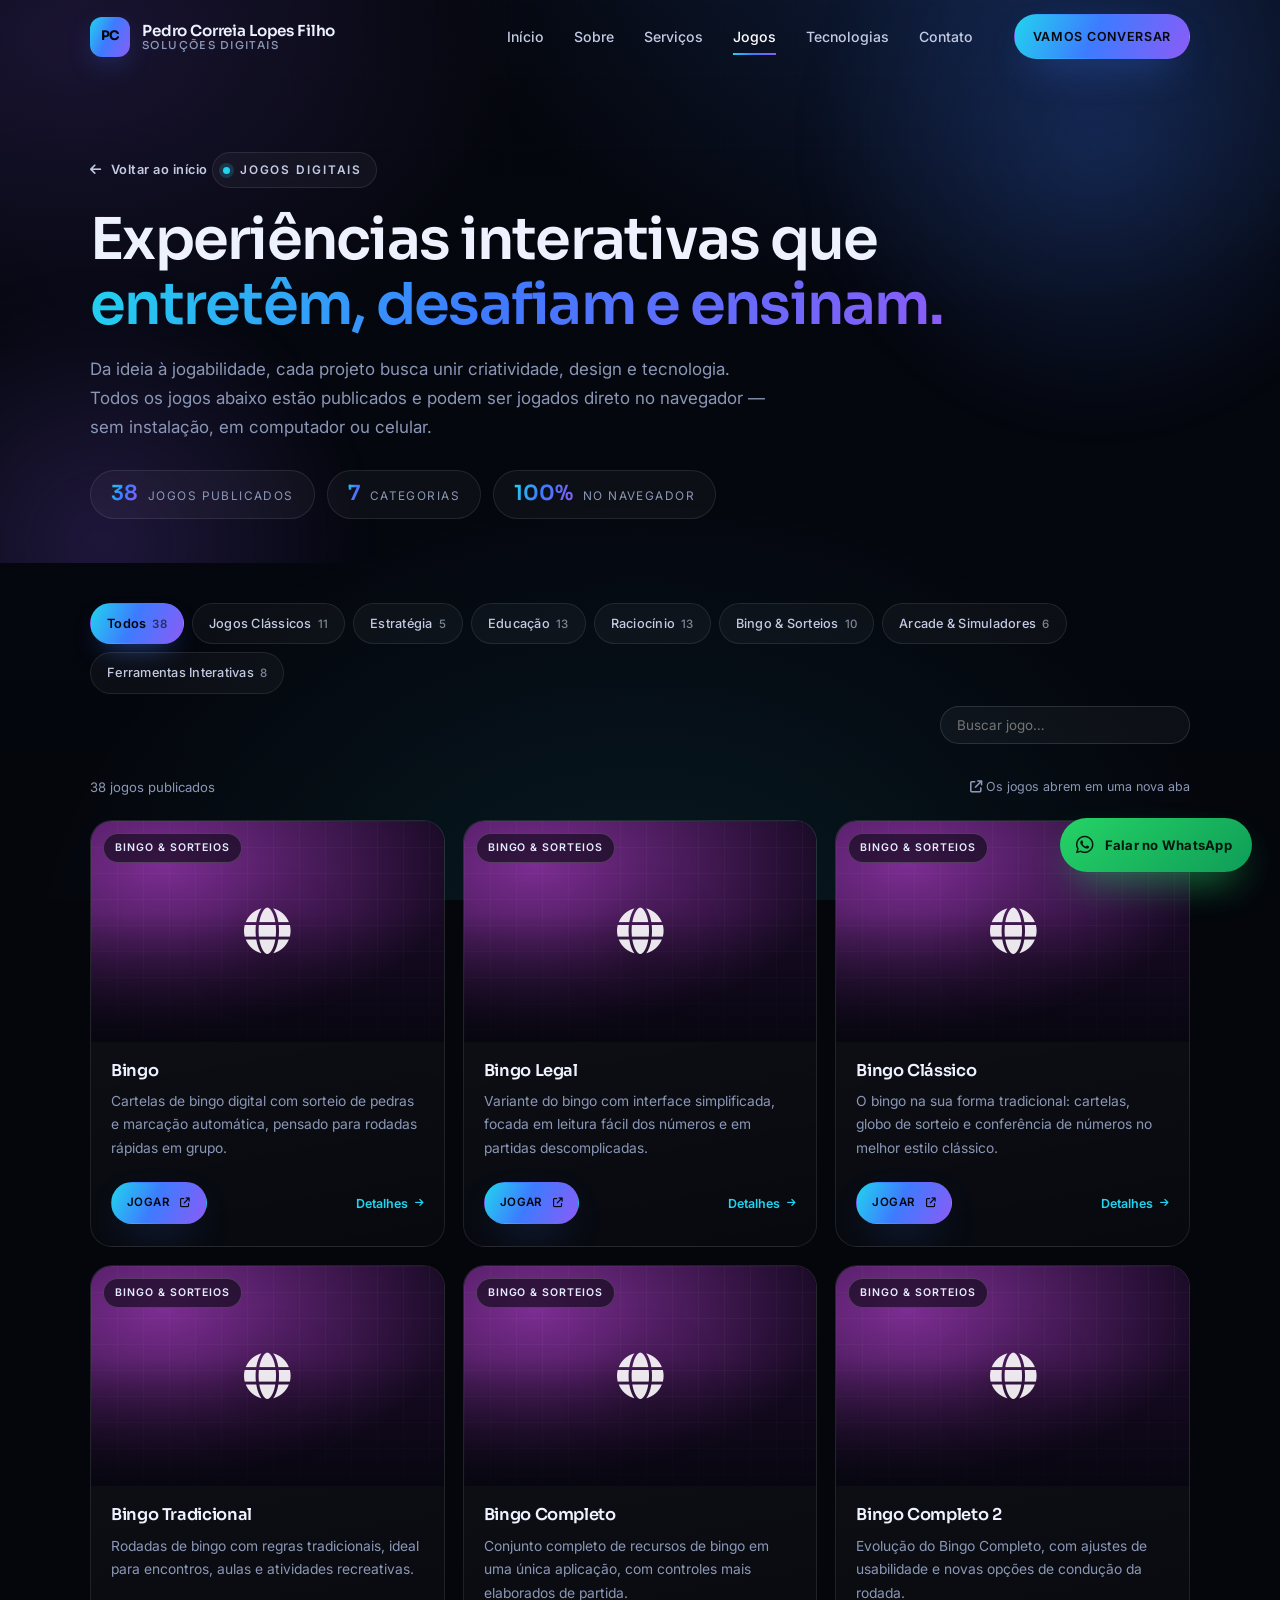
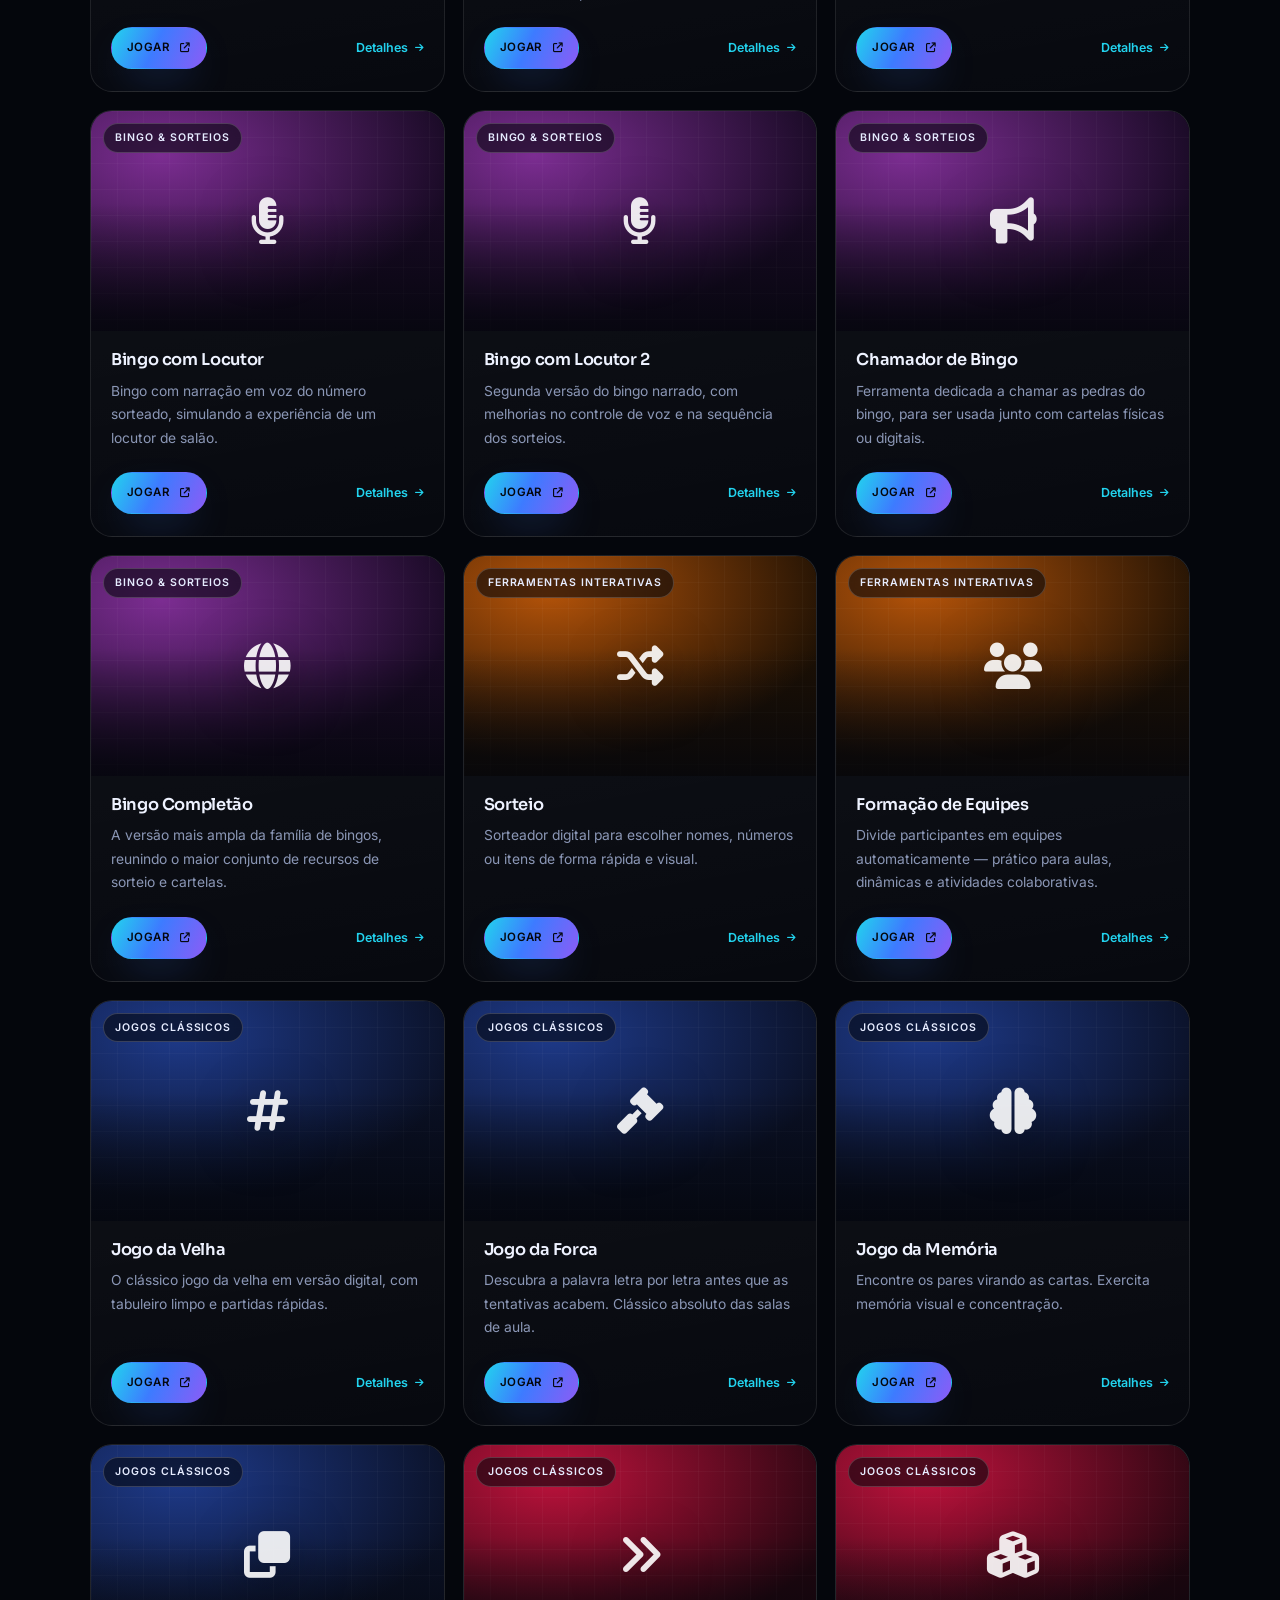
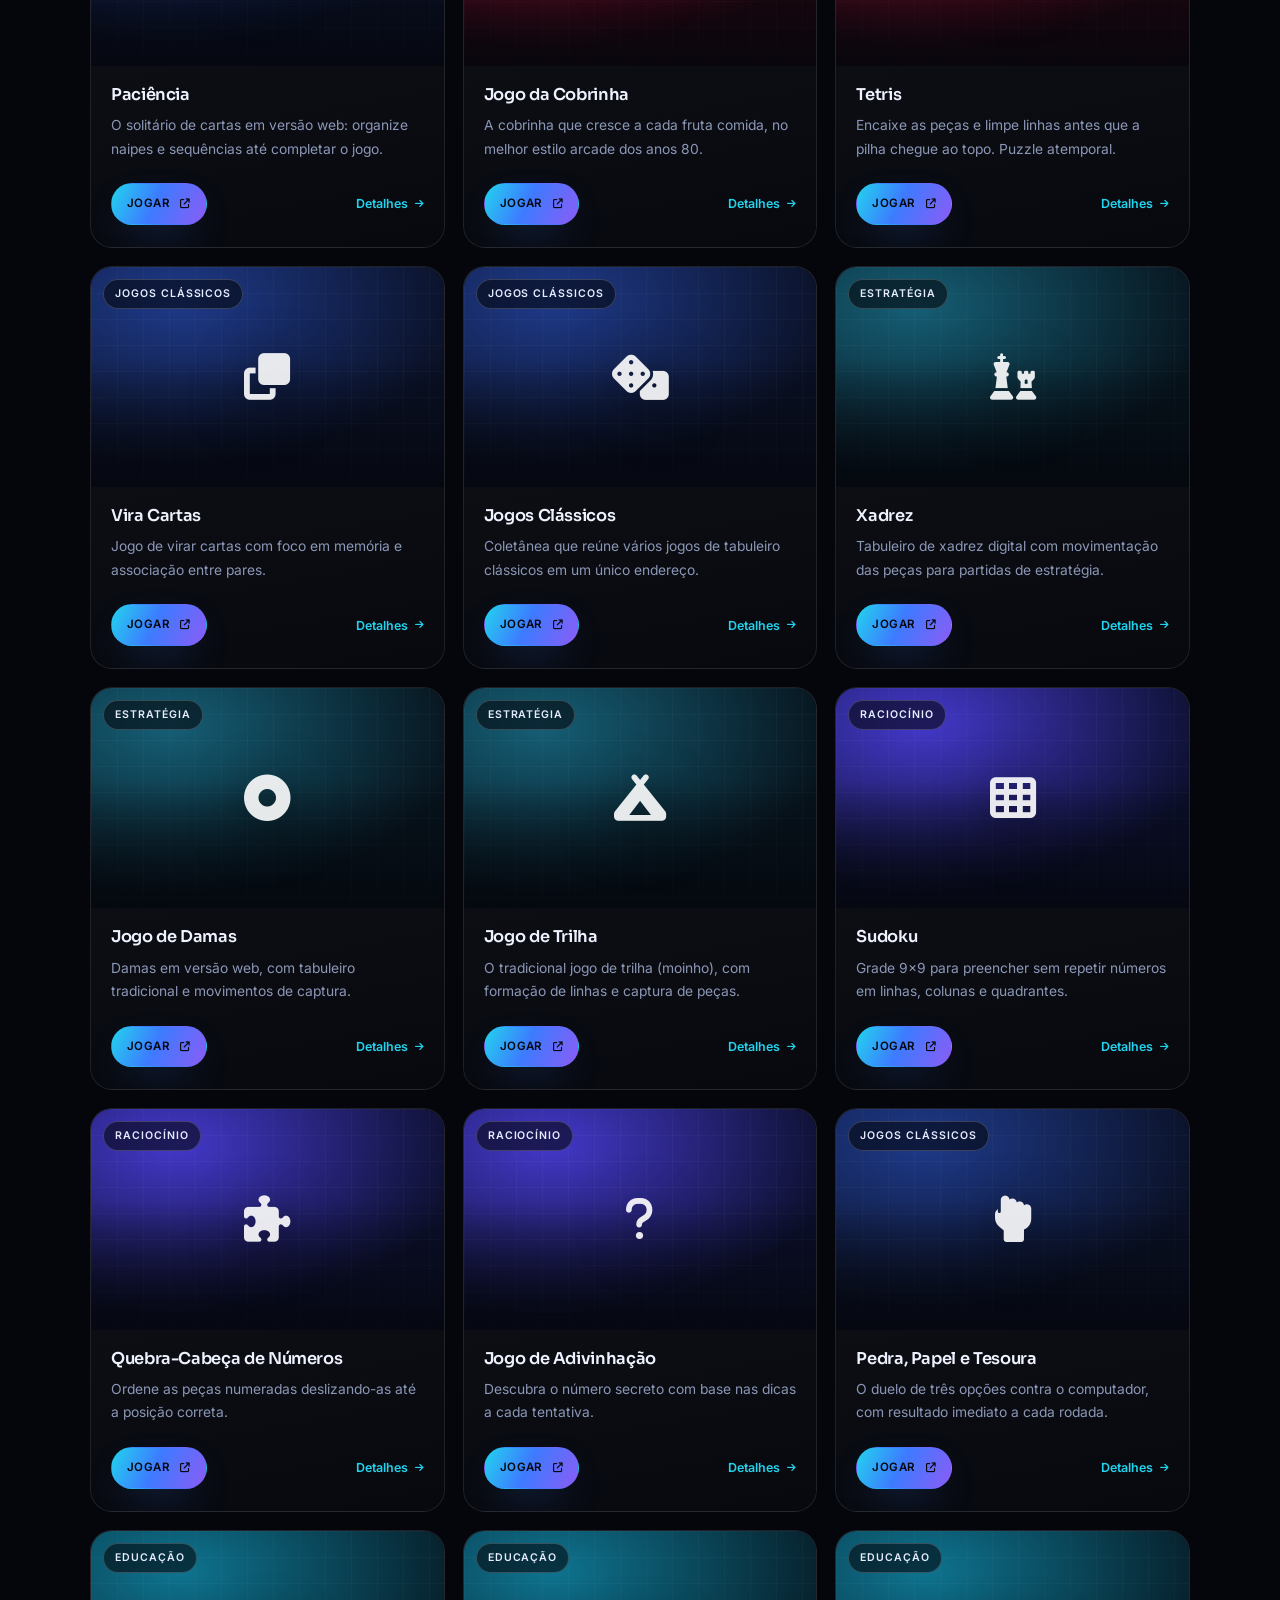
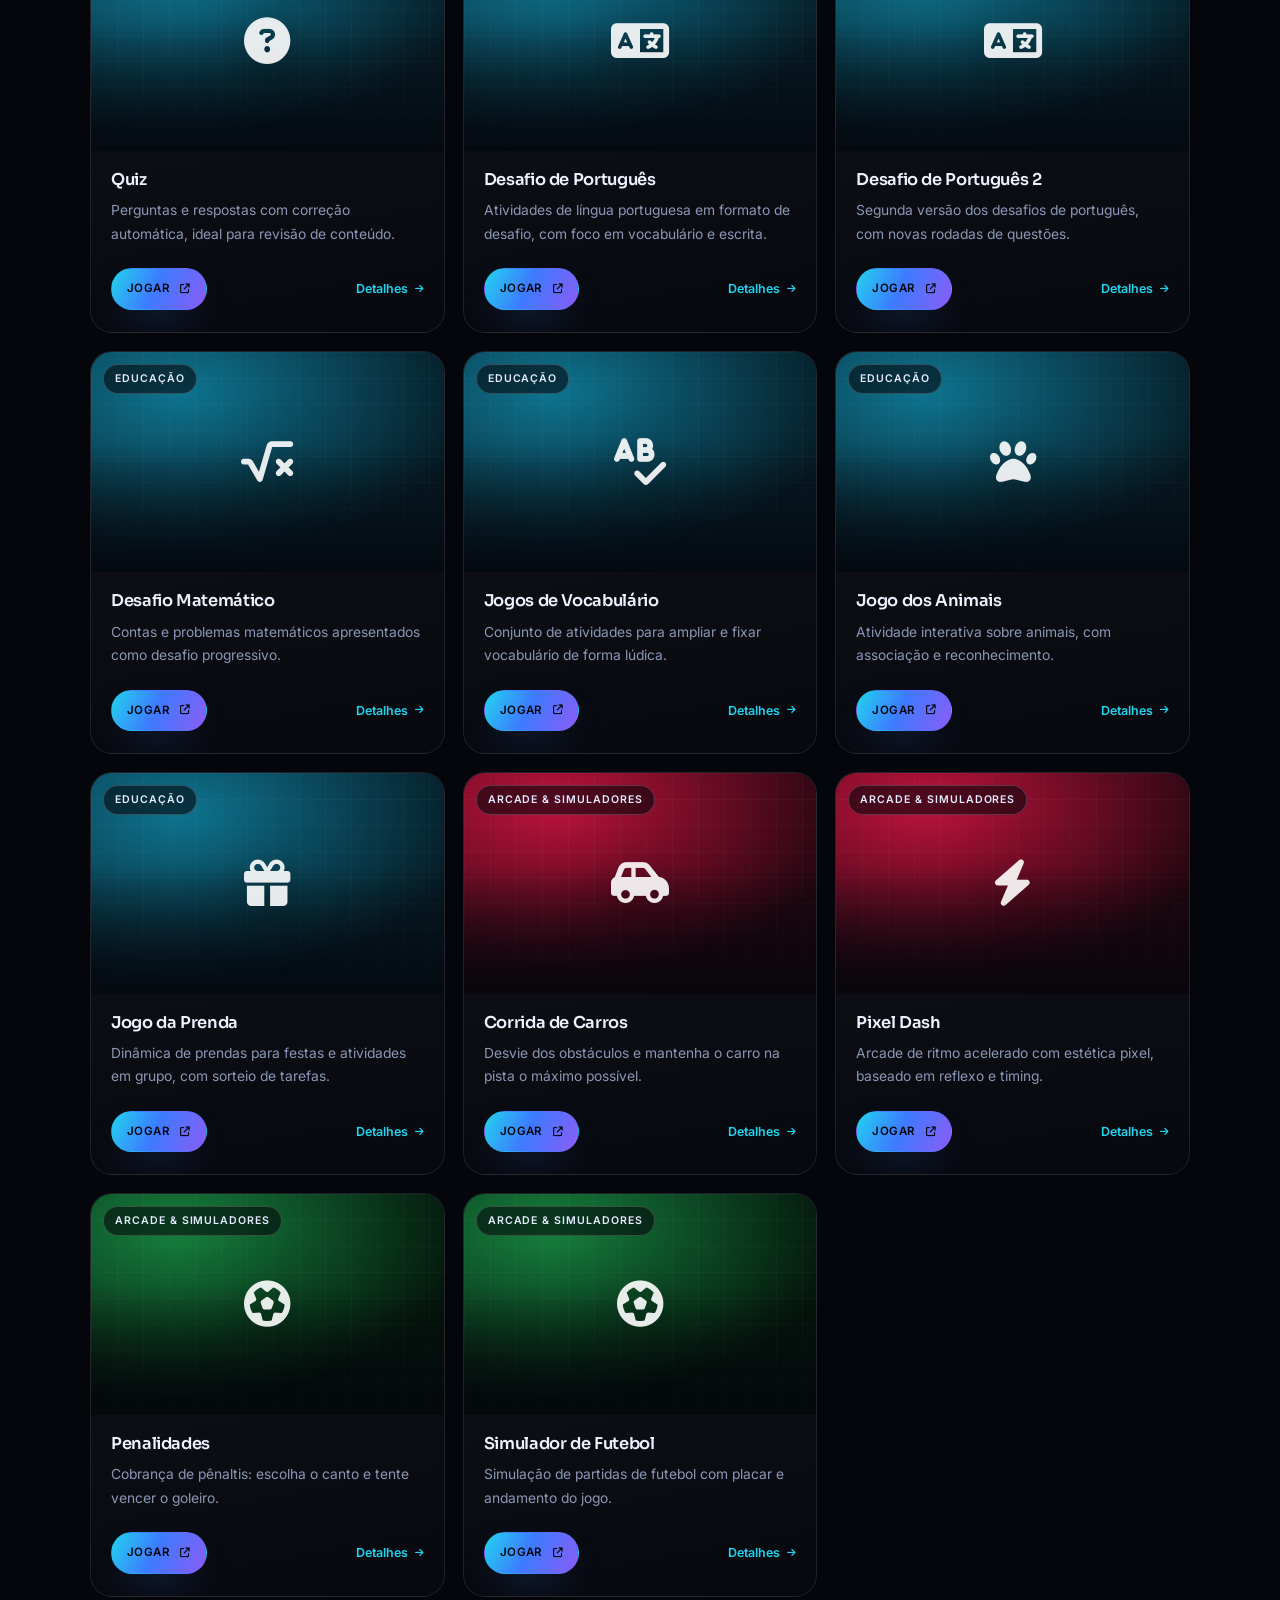
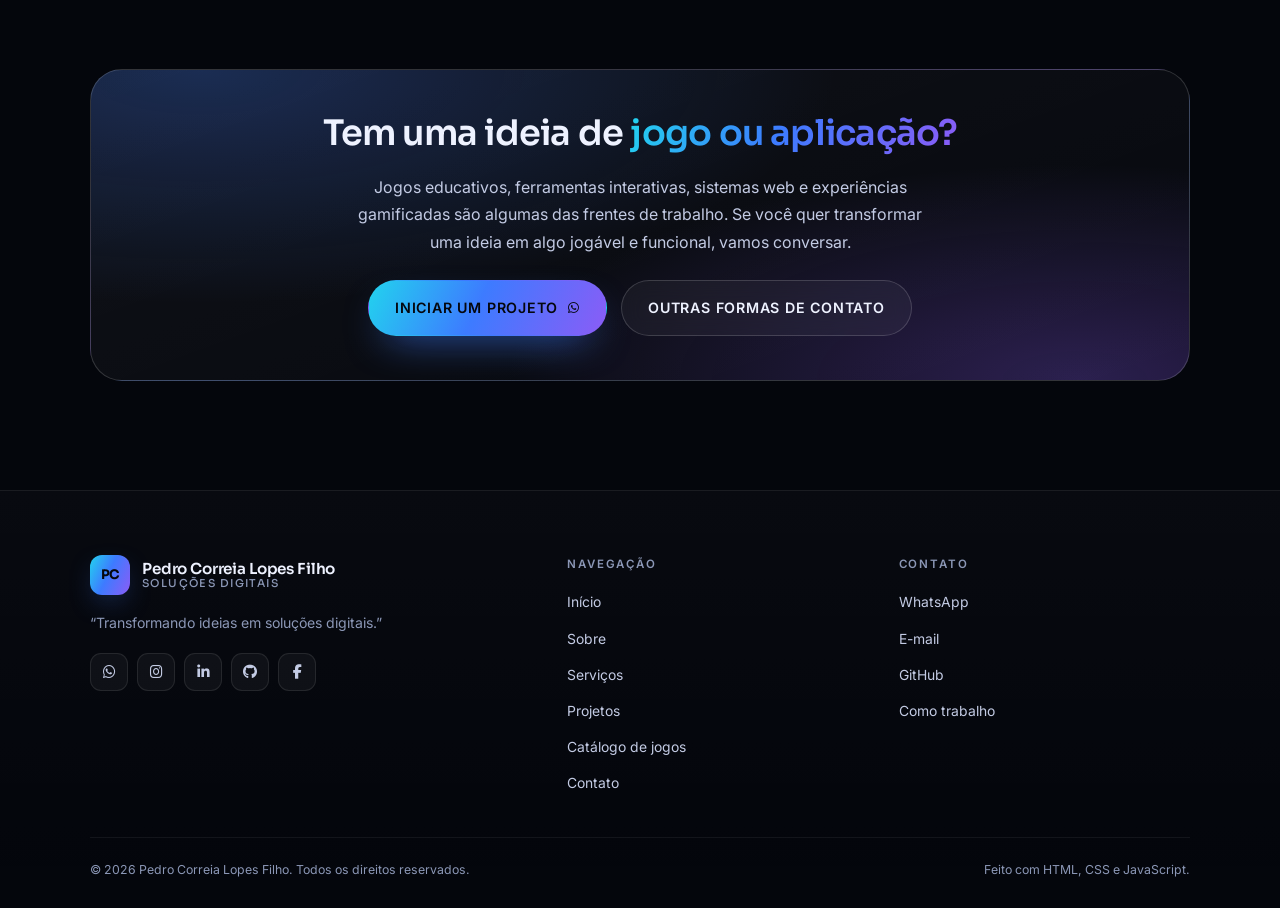
<file: jogos.html>
<!DOCTYPE html>
<html lang="pt-BR">
<head>
  <meta charset="UTF-8">
  <meta name="viewport" content="width=device-width, initial-scale=1.0">

  <title>Jogos Digitais — Catálogo de Projetos | Pedro Correia Lopes Filho</title>
  <meta name="description" content="Catálogo completo de jogos digitais desenvolvidos por Pedro Correia Lopes Filho: jogos clássicos, de estratégia, educativos, de raciocínio, bingo, arcade e simuladores. Todos jogáveis no navegador.">
  <meta name="author" content="Pedro Correia Lopes Filho">
  <meta name="theme-color" content="#04060c">
  <link rel="canonical" href="jogos.html">

  <meta property="og:type" content="website">
  <meta property="og:locale" content="pt_BR">
  <meta property="og:site_name" content="Pedro Correia Lopes Filho">
  <meta property="og:title" content="Jogos Digitais — Catálogo de Projetos">
  <meta property="og:description" content="Experiências interativas para entreter, desafiar e ensinar. Catálogo completo de jogos digitais jogáveis no navegador.">
  <meta property="og:url" content="jogos.html">

  <link rel="preconnect" href="https://fonts.googleapis.com">
  <link rel="preconnect" href="https://fonts.gstatic.com" crossorigin>
  <link href="https://fonts.googleapis.com/css2?family=Sora:wght@300;400;500;600;700&family=Inter:wght@300;400;500;600;700&display=swap" rel="stylesheet">
  <link rel="stylesheet" href="https://cdnjs.cloudflare.com/ajax/libs/font-awesome/6.5.2/css/all.min.css" integrity="sha512-SnH5WK+bZxgPHs44uWIX+LLJAJ9/2PkPKZ5QiAj6Ta86w+fsb2TkcmfRyVX3pBnMFcV7oQPJkl9QevSCWr3W6A==" crossorigin="anonymous" referrerpolicy="no-referrer">

  <link rel="stylesheet" href="css/style.css">
  <link rel="icon" href="images/favicon.svg" type="image/svg+xml">
  <link rel="apple-touch-icon" href="images/favicon.svg">

  <style>
    /* estilos exclusivos do catálogo */
    .catalog-hero {
      position: relative;
      padding: calc(96px + clamp(32px, 5vw, 56px)) 0 clamp(28px, 4vw, 44px);
      overflow: hidden;
    }
    .catalog-hero::before {
      content: "";
      position: absolute;
      top: -30%; right: -10%;
      width: 620px; height: 620px;
      border-radius: 50%;
      background: radial-gradient(circle, rgba(61,123,255,.22), transparent 66%);
      filter: blur(20px);
      pointer-events: none;
    }
    .catalog-hero::after {
      content: "";
      position: absolute;
      bottom: -46%; left: -14%;
      width: 560px; height: 560px;
      border-radius: 50%;
      background: radial-gradient(circle, rgba(139,92,246,.2), transparent 66%);
      filter: blur(20px);
      pointer-events: none;
    }
    .catalog-hero > * { position: relative; z-index: 1; }
    .catalog-hero h1 {
      font-size: clamp(2.1rem, 5vw, 3.6rem);
      letter-spacing: -.03em;
      margin-bottom: 18px;
      max-width: 22ch;
    }
    .catalog-hero p.lead { max-width: 62ch; color: var(--muted); }
    .catalog-stats {
      display: flex;
      flex-wrap: wrap;
      gap: 12px;
      margin-top: 28px;
    }
    .stat {
      display: flex;
      align-items: baseline;
      gap: 10px;
      padding: 12px 20px;
      border-radius: 100px;
      border: 1px solid var(--stroke);
      background: rgba(255,255,255,.035);
    }
    .stat strong {
      font-family: var(--font-display);
      font-size: 1.3rem;
      font-weight: 600;
      background: var(--grad);
      -webkit-background-clip: text;
      background-clip: text;
      color: transparent;
      line-height: 1;
    }
    .stat span { font-size: .74rem; letter-spacing: .12em; text-transform: uppercase; color: var(--muted); }
    .catalog-back {
      display: inline-flex;
      align-items: center;
      gap: 9px;
      margin-bottom: 22px;
      font-size: .8rem;
      font-weight: 600;
      letter-spacing: .04em;
      color: var(--text-soft);
      transition: color .25s var(--ease), gap .25s var(--ease);
    }
    .catalog-back:hover { color: var(--cyan); gap: 13px; }
    .catalog-search {
      min-width: 210px;
      margin-left: auto;
      padding: 10px 16px;
      border-radius: 100px;
      border: 1px solid rgba(255,255,255,.12);
      background: rgba(255,255,255,.04);
      color: var(--text);
      font-family: inherit;
      font-size: .84rem;
    }
    .catalog-search:focus {
      outline: none;
      border-color: rgba(34,211,238,.6);
      background: rgba(4,6,12,.7);
      box-shadow: 0 0 0 4px rgba(34,211,238,.1);
    }
    .catalog-footer-cta {
      margin-top: clamp(48px, 6vw, 72px);
      padding: clamp(28px, 4vw, 44px);
      border-radius: var(--radius-lg);
      border: 1px solid var(--stroke-strong);
      background:
        radial-gradient(100% 130% at 10% 0%, rgba(61,123,255,.26), transparent 58%),
        radial-gradient(90% 120% at 90% 100%, rgba(139,92,246,.28), transparent 58%),
        linear-gradient(160deg, rgba(255,255,255,.05), rgba(255,255,255,.01));
      text-align: center;
    }
    .catalog-footer-cta h2 { font-size: clamp(1.5rem, 3.2vw, 2.2rem); }
    .catalog-footer-cta p { color: var(--text-soft); max-width: 58ch; margin-inline: auto; }
    .catalog-footer-cta .cta__actions { margin-top: 24px; }
    @media (max-width: 760px) {
      .catalog-search { margin-left: 0; width: 100%; }
    }
  </style>
</head>

<body>
  <a class="skip-link" href="#catalogo">Ir para o catálogo</a>

  <div class="scroll-progress" role="progressbar" aria-label="Progresso de leitura" aria-valuemin="0" aria-valuemax="100" aria-valuenow="0"></div>

  <header class="site-header" id="topo">
    <div class="container header-inner">
      <a class="brand" href="index.html" aria-label="Pedro Correia Lopes Filho — página inicial">
        <span class="brand__mark" aria-hidden="true">PC</span>
        <span class="brand__name">Pedro Correia Lopes Filho
          <span>Soluções Digitais</span>
        </span>
      </a>

      <nav class="nav" aria-label="Navegação principal">
        <a href="index.html#inicio">Início</a>
        <a href="index.html#sobre">Sobre</a>
        <a href="index.html#servicos">Serviços</a>
        <a href="jogos.html" class="is-active" aria-current="page">Jogos</a>
        <a href="index.html#tecnologias">Tecnologias</a>
        <a href="index.html#contato">Contato</a>
      </nav>

      <a class="btn btn--primary btn--sm header-cta" href="index.html#contato">Vamos conversar</a>

      <button class="nav-toggle" type="button" aria-label="Abrir menu" aria-expanded="false" aria-controls="mobile-nav">
        <i class="fa-solid fa-bars" aria-hidden="true"></i>
      </button>
    </div>
  </header>

  <div class="mobile-nav" id="mobile-nav" aria-hidden="true">
    <button class="mobile-nav__close" type="button" aria-label="Fechar menu">
      <i class="fa-solid fa-xmark" aria-hidden="true"></i>
    </button>
    <nav aria-label="Navegação principal (mobile)">
      <ul>
        <li><a href="index.html#inicio">Início <i class="fa-solid fa-arrow-right" aria-hidden="true"></i></a></li>
        <li><a href="index.html#sobre">Sobre <i class="fa-solid fa-arrow-right" aria-hidden="true"></i></a></li>
        <li><a href="index.html#servicos">Serviços <i class="fa-solid fa-arrow-right" aria-hidden="true"></i></a></li>
        <li><a href="jogos.html">Jogos <i class="fa-solid fa-arrow-right" aria-hidden="true"></i></a></li>
        <li><a href="index.html#tecnologias">Tecnologias <i class="fa-solid fa-arrow-right" aria-hidden="true"></i></a></li>
        <li><a href="index.html#contato">Contato <i class="fa-solid fa-arrow-right" aria-hidden="true"></i></a></li>
      </ul>
    </nav>
    <p class="mobile-nav__footer">
      <i class="fa-brands fa-whatsapp" aria-hidden="true"></i>
      (85) 98900-2536 · pedro.correialopesfilho@gmail.com
    </p>
  </div>

  <main id="catalogo">
    <!-- ============ HERO DO CATÁLOGO ============ -->
    <section class="catalog-hero">
      <div class="container">
        <a class="catalog-back" href="index.html">
          <i class="fa-solid fa-arrow-left" aria-hidden="true"></i>
          Voltar ao início
        </a>

        <p class="eyebrow" data-reveal>
          <span class="eyebrow__dot" aria-hidden="true"></span>
          Jogos digitais
        </p>

        <h1 data-reveal>
          Experiências interativas que <span class="grad-text">entretêm, desafiam e ensinam.</span>
        </h1>

        <p class="lead" data-reveal>
          Da ideia à jogabilidade, cada projeto busca unir criatividade, design e tecnologia.
          Todos os jogos abaixo estão publicados e podem ser jogados direto no navegador —
          sem instalação, em computador ou celular.
        </p>

        <div class="catalog-stats" data-reveal>
          <span class="stat"><strong id="stat-total">—</strong><span>Jogos publicados</span></span>
          <span class="stat"><strong id="stat-categories">—</strong><span>Categorias</span></span>
          <span class="stat"><strong>100%</strong><span>No navegador</span></span>
        </div>
      </div>
    </section>

    <!-- ============ CATÁLOGO ============ -->
    <section class="section" style="padding-top:clamp(24px,4vw,40px);">
      <div class="container">
        <div class="projects-toolbar" data-reveal>
          <div class="filters" id="catalog-filters" role="group" aria-label="Filtrar jogos por categoria"></div>
          <label for="catalog-search" style="position:absolute;width:1px;height:1px;overflow:hidden;clip:rect(0 0 0 0);white-space:nowrap;">Buscar jogo</label>
          <input id="catalog-search" class="catalog-search" type="search" placeholder="Buscar jogo…" autocomplete="off">
        </div>

        <div class="projects-meta">
          <span id="catalog-count" aria-live="polite">—</span>
          <span class="muted" style="font-size:.78rem;">
            <i class="fa-solid fa-arrow-up-right-from-square" aria-hidden="true"></i>
            Os jogos abrem em uma nova aba
          </span>
        </div>

        <div class="projects-grid" id="catalog-grid"></div>
        <p class="projects-empty" id="catalog-empty" hidden>
          Nenhum jogo encontrado com esse filtro. Tente outra categoria ou limpe a busca.
        </p>

        <div class="catalog-footer-cta" data-reveal>
          <h2>Tem uma ideia de <span class="grad-text">jogo ou aplicação?</span></h2>
          <p>
            Jogos educativos, ferramentas interativas, sistemas web e experiências gamificadas
            são algumas das frentes de trabalho. Se você quer transformar uma ideia em algo
            jogável e funcional, vamos conversar.
          </p>
          <div class="cta__actions">
            <a class="btn btn--primary" href="https://wa.me/5585989002536" target="_blank" rel="noopener noreferrer">
              Iniciar um projeto
              <i class="fa-brands fa-whatsapp" aria-hidden="true"></i>
            </a>
            <a class="btn btn--ghost" href="index.html#contato">Outras formas de contato</a>
          </div>
        </div>
      </div>
    </section>
  </main>

  <footer class="site-footer">
    <div class="container">
      <div class="footer__grid">
        <div class="footer__brand">
          <a class="brand" href="index.html" style="margin-bottom:16px;">
            <span class="brand__mark" aria-hidden="true">PC</span>
            <span class="brand__name">Pedro Correia Lopes Filho
              <span>Soluções Digitais</span>
            </span>
          </a>
          <p>“Transformando ideias em soluções digitais.”</p>
          <div class="footer__social">
            <a class="social-btn" href="https://wa.me/5585989002536" target="_blank" rel="noopener noreferrer" aria-label="WhatsApp">
              <i class="fa-brands fa-whatsapp" aria-hidden="true"></i>
            </a>
            <a class="social-btn" href="https://instagram.com/correialopesfilho" target="_blank" rel="noopener noreferrer" aria-label="Instagram">
              <i class="fa-brands fa-instagram" aria-hidden="true"></i>
            </a>
            <a class="social-btn" href="https://www.linkedin.com/in/pedro-correia-lopes-filho-0654ba33/" target="_blank" rel="noopener noreferrer" aria-label="LinkedIn">
              <i class="fa-brands fa-linkedin-in" aria-hidden="true"></i>
            </a>
            <a class="social-btn" href="https://github.com/pedrocorreialopes" target="_blank" rel="noopener noreferrer" aria-label="GitHub">
              <i class="fa-brands fa-github" aria-hidden="true"></i>
            </a>
            <a class="social-btn" href="https://facebook.com/pedro.correialopesfilho" target="_blank" rel="noopener noreferrer" aria-label="Facebook">
              <i class="fa-brands fa-facebook-f" aria-hidden="true"></i>
            </a>
          </div>
        </div>

        <nav aria-label="Navegação do rodapé">
          <p class="footer__title">Navegação</p>
          <ul class="footer__links">
            <li><a href="index.html#inicio">Início</a></li>
            <li><a href="index.html#sobre">Sobre</a></li>
            <li><a href="index.html#servicos">Serviços</a></li>
            <li><a href="index.html#projetos">Projetos</a></li>
            <li><a href="jogos.html">Catálogo de jogos</a></li>
            <li><a href="index.html#contato">Contato</a></li>
          </ul>
        </nav>

        <div>
          <p class="footer__title">Contato</p>
          <ul class="footer__links">
            <li><a href="https://wa.me/5585989002536" target="_blank" rel="noopener noreferrer">WhatsApp</a></li>
            <li><a href="mailto:pedro.correialopesfilho@gmail.com">E-mail</a></li>
            <li><a href="https://github.com/pedrocorreialopes" target="_blank" rel="noopener noreferrer">GitHub</a></li>
            <li><a href="index.html#processo">Como trabalho</a></li>
          </ul>
        </div>
      </div>

      <div class="footer__bottom">
        <p style="margin:0;">&copy; <span data-year>2026</span> Pedro Correia Lopes Filho. Todos os direitos reservados.</p>
        <p style="margin:0;">Feito com HTML, CSS e JavaScript.</p>
      </div>
    </div>
  </footer>

  <a class="wa-float" href="https://wa.me/5585989002536" target="_blank" rel="noopener noreferrer" aria-label="Falar no WhatsApp">
    <i class="fa-brands fa-whatsapp" aria-hidden="true"></i>
    <span class="wa-float__label">Falar no WhatsApp</span>
  </a>

  <!-- Modal de detalhes -->
  <div class="modal" id="project-modal" role="dialog" aria-modal="true" aria-labelledby="modal-title" aria-hidden="true">
    <div class="modal__panel">
      <div class="modal__cover cat-classicos">
        <i class="fa-solid fa-star" aria-hidden="true"></i>
      </div>
      <button class="modal__close" type="button" aria-label="Fechar detalhes do projeto">
        <i class="fa-solid fa-xmark" aria-hidden="true"></i>
      </button>
      <div class="modal__body">
        <h3 id="modal-title">Jogo</h3>
        <span class="modal__cat" id="modal-cat">Categoria</span>
        <p id="modal-desc"></p>
        <div class="modal__facts" id="modal-facts"></div>
        <div class="modal__actions" id="modal-actions"></div>
      </div>
    </div>
  </div>

  <script src="js/projects.js"></script>
  <script src="js/catalog.js"></script>
</body>
</html>
</file>
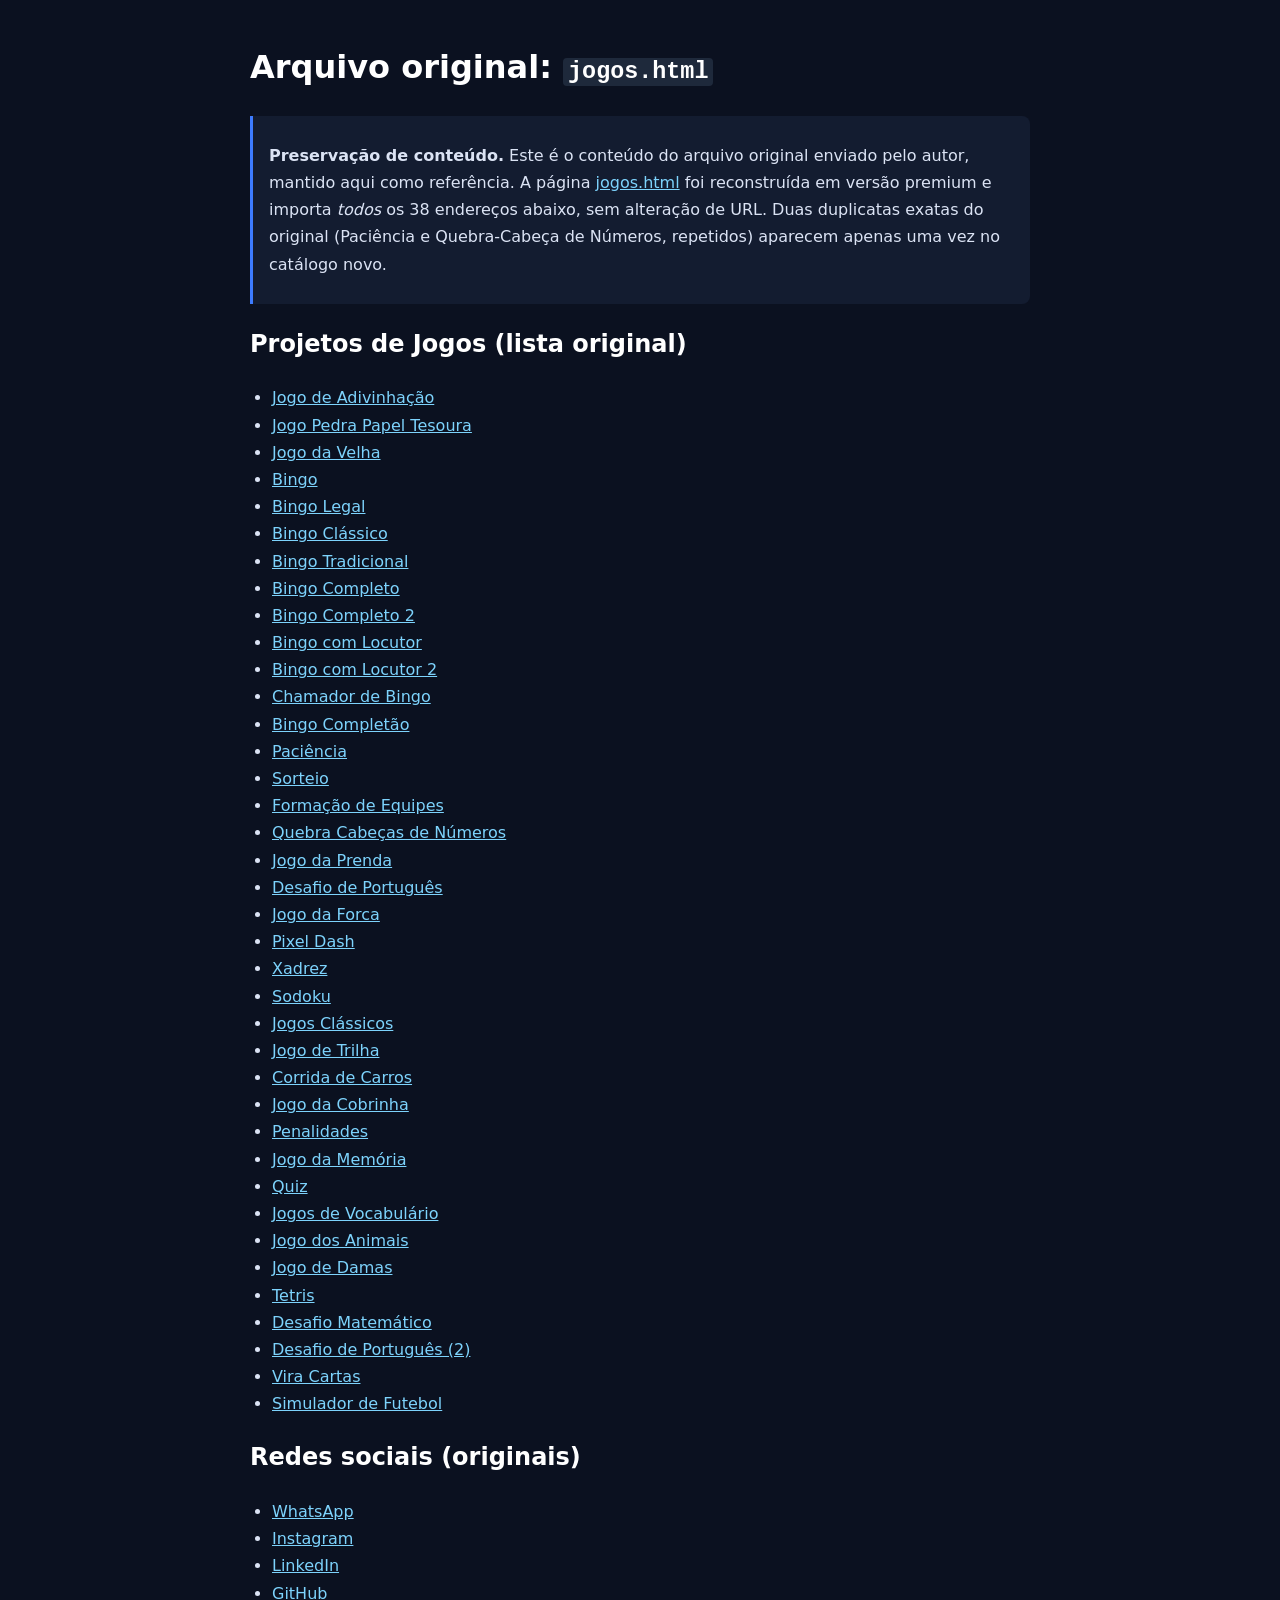
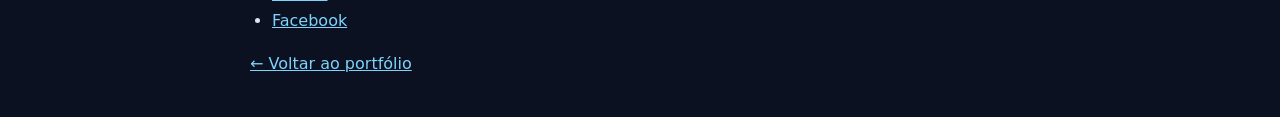
<file: referencia/jogos-original.html>
<!DOCTYPE html>
<html lang="pt-br">
<head>
    <meta charset="UTF-8">
    <meta name="viewport" content="width=device-width, initial-scale=1.0">
    <title>Arquivo original — Portfólio de Pedro Correia Lopes</title>
    <meta name="robots" content="noindex, nofollow">
    <style>
      body { font-family: system-ui, sans-serif; max-width: 780px; margin: 40px auto; padding: 0 20px; line-height: 1.7; color: #dbe3f4; background: #0b1120; }
      h1, h2 { color: #fff; }
      a { color: #7dd3fc; }
      code { background: #1e293b; padding: 1px 5px; border-radius: 4px; font-size: .9em; }
      .note { border-left: 3px solid #3d7bff; padding: 10px 16px; background: #131c30; border-radius: 0 8px 8px 0; }
      ul { padding-left: 22px; }
    </style>
</head>
<body>
  <h1>Arquivo original: <code>jogos.html</code></h1>

  <div class="note">
    <p><strong>Preservação de conteúdo.</strong> Este é o conteúdo do arquivo original enviado pelo autor,
    mantido aqui como referência. A página <a href="jogos.html">jogos.html</a> foi reconstruída em versão
    premium e importa <em>todos</em> os 38 endereços abaixo, sem alteração de URL. Duas duplicatas exatas
    do original (Paciência e Quebra-Cabeça de Números, repetidos) aparecem apenas uma vez no catálogo novo.</p>
  </div>

  <h2>Projetos de Jogos (lista original)</h2>
  <ul>
    <li><a href="https://pedrocorreialopes.github.io/jogodeadivinhacao/">Jogo de Adivinhação</a></li>
    <li><a href="https://pedrocorreialopes.github.io/pedrapapeltesoura/">Jogo Pedra Papel Tesoura</a></li>
    <li><a href="https://pedrocorreialopes.github.io/jogodavelha/">Jogo da Velha</a></li>
    <li><a href="https://pedrocorreialopes.github.io/bingo/">Bingo</a></li>
    <li><a href="https://pedrocorreialopes.github.io/bingo-legal/">Bingo Legal</a></li>
    <li><a href="https://pedrocorreialopes.github.io/bingo-classico/">Bingo Clássico</a></li>
    <li><a href="https://pedrocorreialopes.github.io/bingo-tradicional/">Bingo Tradicional</a></li>
    <li><a href="https://pedrocorreialopes.github.io/bingo-completo/">Bingo Completo</a></li>
    <li><a href="https://pedrocorreialopes.github.io/bingo-completo2/">Bingo Completo 2</a></li>
    <li><a href="https://pedrocorreialopes.github.io/bingo-locutor/">Bingo com Locutor</a></li>
    <li><a href="https://pedrocorreialopes.github.io/bingo-locutor2/">Bingo com Locutor 2</a></li>
    <li><a href="https://pedrocorreialopes.github.io/chamador-de-bingo/">Chamador de Bingo</a></li>
    <li><a href="https://pedrocorreialopes.github.io/bingo-completao/">Bingo Completão</a></li>
    <li><a href="https://pedrocorreialopes.github.io/paciencia/">Paciência</a></li>
    <li><a href="https://pedrocorreialopes.github.io/sorteio/">Sorteio</a></li>
    <li><a href="https://pedrocorreialopes.github.io/formacaodeequipes/">Formação de Equipes</a></li>
    <li><a href="https://pedrocorreialopes.github.io/quebranumeros/">Quebra Cabeças de Números</a></li>
    <li><a href="https://pedrocorreialopes.github.io/jogodaprenda/">Jogo da Prenda</a></li>
    <li><a href="https://pedrocorreialopes.github.io/desafioportugues/">Desafio de Português</a></li>
    <li><a href="https://pedrocorreialopes.github.io/jogoforca/">Jogo da Forca</a></li>
    <li><a href="https://pedrocorreialopes.github.io/pixeldash/">Pixel Dash</a></li>
    <li><a href="https://pedrocorreialopes.github.io/xadrez/">Xadrez</a></li>
    <li><a href="https://pedrocorreialopes.github.io/sudoku/">Sodoku</a></li>
    <li><a href="https://pedrocorreialopes.github.io/jogosclassicos/">Jogos Clássicos</a></li>
    <li><a href="https://pedrocorreialopes.github.io/trilha/">Jogo de Trilha</a></li>
    <li><a href="https://pedrocorreialopes.github.io/corridadecarros/">Corrida de Carros</a></li>
    <li><a href="https://pedrocorreialopes.github.io/cobrinha/">Jogo da Cobrinha</a></li>
    <li><a href="https://pedrocorreialopes.github.io/penalties/">Penalidades</a></li>
    <li><a href="https://pedrocorreialopes.github.io/jogomemoria/">Jogo da Memória</a></li>
    <li><a href="https://pedrocorreialopes.github.io/quiz/">Quiz</a></li>
    <li><a href="https://pedrocorreialopes.github.io/jogosdevocabulario/">Jogos de Vocabulário</a></li>
    <li><a href="https://pedrocorreialopes.github.io/jogodosanimais/">Jogo dos Animais</a></li>
    <li><a href="https://pedrocorreialopes.github.io/jogodedamas/">Jogo de Damas</a></li>
    <li><a href="https://pedrocorreialopes.github.io/tetris/">Tetris</a></li>
    <li><a href="https://pedrocorreialopes.github.io/desafiodematematica/">Desafio Matemático</a></li>
    <li><a href="https://pedrocorreialopes.github.io/desafiodeportugueses/">Desafio de Português (2)</a></li>
    <li><a href="https://pedrocorreialopes.github.io/viracartas/">Vira Cartas</a></li>
    <li><a href="https://pedrocorreialopes.github.io/simulador-de-futebol/">Simulador de Futebol</a></li>
  </ul>

  <h2>Redes sociais (originais)</h2>
  <ul>
    <li><a href="https://wa.me/5585989002536">WhatsApp</a></li>
    <li><a href="https://instagram.com/correialopesfilho">Instagram</a></li>
    <li><a href="https://www.linkedin.com/in/pedro-correia-lopes-filho-0654ba33/">LinkedIn</a></li>
    <li><a href="https://github.com/pedrocorreialopes">GitHub</a></li>
    <li><a href="https://facebook.com/pedro.correialopesfilho">Facebook</a></li>
  </ul>

  <p><a href="index.html">← Voltar ao portfólio</a></p>
</body>
</html>
</file>
<file: css/style.css>
/* ============================================================
   Pedro Correia Lopes Filho — Portfólio
   Design system: dark premium / glassmorphism / gradient accents
   ============================================================ */

/* ---------- 1. Tokens ---------- */
:root {
  --bg: #04060c;
  --bg-2: #070b16;
  --bg-3: #0b1120;

  --surface: rgba(255, 255, 255, 0.045);
  --surface-2: rgba(255, 255, 255, 0.07);
  --stroke: rgba(255, 255, 255, 0.09);
  --stroke-strong: rgba(255, 255, 255, 0.16);

  --text: #eef2ff;
  --text-soft: #c3cbe4;
  --muted: #8b97b6;

  --blue: #3d7bff;
  --violet: #8b5cf6;
  --cyan: #22d3ee;
  --green: #25d366;

  --grad: linear-gradient(115deg, #22d3ee 0%, #3d7bff 46%, #8b5cf6 100%);
  --grad-soft: linear-gradient(115deg, rgba(34, 211, 238, .16), rgba(61, 123, 255, .16), rgba(139, 92, 246, .16));
  --grad-line: linear-gradient(90deg, transparent, rgba(61, 123, 255, .55), rgba(139, 92, 246, .55), transparent);

  --radius: 22px;
  --radius-sm: 14px;
  --radius-lg: 32px;

  --shadow: 0 24px 60px -24px rgba(0, 0, 0, .9);
  --shadow-glow: 0 30px 80px -40px rgba(61, 123, 255, .75);

  --container: 1180px;
  --font-display: 'Sora', 'Inter', system-ui, sans-serif;
  --font-body: 'Inter', system-ui, -apple-system, 'Segoe UI', sans-serif;

  --ease: cubic-bezier(.22, .68, 0, 1);
}

/* ---------- 2. Reset / base ---------- */
*, *::before, *::after { box-sizing: border-box; }

html {
  scroll-behavior: smooth;
  scroll-padding-top: 96px;
  -webkit-text-size-adjust: 100%;
}

body {
  margin: 0;
  background: var(--bg);
  color: var(--text);
  font-family: var(--font-body);
  font-size: 16px;
  line-height: 1.7;
  overflow-x: hidden;
  -webkit-font-smoothing: antialiased;
  text-rendering: optimizeLegibility;
}

/* ambient light layers */
body::before {
  content: "";
  position: fixed;
  inset: 0;
  z-index: -2;
  background:
    radial-gradient(900px 620px at 78% -8%, rgba(61, 123, 255, .20), transparent 62%),
    radial-gradient(760px 520px at 6% 4%, rgba(139, 92, 246, .16), transparent 60%),
    radial-gradient(900px 700px at 50% 108%, rgba(34, 211, 238, .10), transparent 68%),
    linear-gradient(180deg, #04060c 0%, #05070f 45%, #04060c 100%);
}

body::after {
  content: "";
  position: fixed;
  inset: 0;
  z-index: -1;
  pointer-events: none;
  opacity: .35;
  background-image:
    linear-gradient(to right, rgba(255, 255, 255, .028) 1px, transparent 1px),
    linear-gradient(to bottom, rgba(255, 255, 255, .028) 1px, transparent 1px);
  background-size: 72px 72px;
  mask-image: radial-gradient(ellipse 90% 60% at 50% 0%, #000 25%, transparent 78%);
  -webkit-mask-image: radial-gradient(ellipse 90% 60% at 50% 0%, #000 25%, transparent 78%);
}

img, svg, canvas { max-width: 100%; }
img { display: block; height: auto; }

a { color: inherit; text-decoration: none; }
button { font: inherit; color: inherit; }

h1, h2, h3, h4 {
  font-family: var(--font-display);
  font-weight: 600;
  letter-spacing: -.022em;
  line-height: 1.12;
  margin: 0 0 .6em;
  text-wrap: balance;
}

p { margin: 0 0 1.1em; }

::selection { background: rgba(61, 123, 255, .35); color: #fff; }

:focus-visible {
  outline: 2px solid var(--cyan);
  outline-offset: 3px;
  border-radius: 6px;
}

.skip-link {
  position: absolute;
  top: -100px;
  left: 16px;
  z-index: 200;
  padding: 12px 20px;
  border-radius: 10px;
  background: var(--blue);
  color: #fff;
  font-weight: 600;
  transition: top .2s var(--ease);
}
.skip-link:focus { top: 16px; }

/* ---------- 3. Utilities ---------- */
.container {
  width: 100%;
  max-width: var(--container);
  margin-inline: auto;
  padding-inline: clamp(20px, 5vw, 40px);
}

.section { padding: clamp(72px, 8.5vw, 128px) 0; position: relative; }
.section--tight { padding-block: clamp(48px, 6vw, 80px); }

.eyebrow {
  display: inline-flex;
  align-items: center;
  gap: 10px;
  margin-bottom: 20px;
  padding: 7px 14px 7px 10px;
  border: 1px solid var(--stroke);
  border-radius: 100px;
  background: rgba(255, 255, 255, .04);
  font-size: .74rem;
  font-weight: 600;
  letter-spacing: .16em;
  text-transform: uppercase;
  color: var(--text-soft);
  backdrop-filter: blur(10px);
}
.eyebrow__dot {
  width: 7px; height: 7px; border-radius: 50%;
  background: var(--cyan);
  box-shadow: 0 0 0 4px rgba(34, 211, 238, .18);
  flex: 0 0 auto;
}

.section-head { max-width: 760px; margin-bottom: clamp(38px, 5vw, 62px); }
.section-head h2 { font-size: clamp(1.9rem, 4.1vw, 3.1rem); }
.section-head p { color: var(--muted); font-size: 1.03rem; margin-bottom: 0; }
.section-head--center { margin-inline: auto; text-align: center; }

.grad-text {
  background: var(--grad);
  -webkit-background-clip: text;
  background-clip: text;
  color: transparent;
}

.lead { font-size: 1.06rem; color: var(--text-soft); }
.muted { color: var(--muted); }

.glass {
  background: linear-gradient(160deg, rgba(255, 255, 255, .065), rgba(255, 255, 255, .018));
  border: 1px solid var(--stroke);
  border-radius: var(--radius);
  backdrop-filter: blur(14px);
  -webkit-backdrop-filter: blur(14px);
}

/* ---------- 4. Scroll progress + header ---------- */
.scroll-progress {
  position: fixed;
  inset: 0 auto auto 0;
  height: 2px;
  width: 0;
  z-index: 120;
  background: var(--grad);
  box-shadow: 0 0 18px rgba(61, 123, 255, .8);
  transition: width .1s linear;
}

.site-header {
  position: fixed;
  inset: 0 0 auto 0;
  z-index: 110;
  padding: 14px 0;
  transition: padding .35s var(--ease), background .35s var(--ease), border-color .35s var(--ease), backdrop-filter .35s var(--ease);
  border-bottom: 1px solid transparent;
}
.site-header.is-scrolled {
  padding: 8px 0;
  background: rgba(4, 6, 12, .72);
  border-bottom-color: var(--stroke);
  backdrop-filter: blur(20px) saturate(140%);
  -webkit-backdrop-filter: blur(20px) saturate(140%);
}

.header-inner {
  display: flex;
  align-items: center;
  gap: 20px;
}

.brand { display: inline-flex; align-items: center; gap: 12px; margin-right: auto; }
.brand__mark {
  display: grid;
  place-items: center;
  width: 40px; height: 40px;
  border-radius: 12px;
  background: var(--grad);
  color: #05070d;
  font-family: var(--font-display);
  font-weight: 700;
  font-size: .82rem;
  letter-spacing: -.04em;
  box-shadow: 0 10px 30px -12px rgba(61, 123, 255, .9);
  flex: 0 0 auto;
}
.brand__name {
  font-family: var(--font-display);
  font-size: .95rem;
  font-weight: 600;
  letter-spacing: -.01em;
  line-height: 1.15;
}
.brand__name span { display: block; font-size: .68rem; letter-spacing: .13em; text-transform: uppercase; color: var(--muted); font-weight: 500; }

.nav { display: flex; align-items: center; gap: 4px; }
.nav a {
  position: relative;
  padding: 9px 13px;
  border-radius: 10px;
  font-size: .88rem;
  font-weight: 500;
  color: var(--text-soft);
  transition: color .22s var(--ease), background .22s var(--ease);
}
.nav a::after {
  content: "";
  position: absolute;
  left: 13px; right: 13px; bottom: 3px;
  height: 1.5px;
  background: var(--grad);
  transform: scaleX(0);
  transform-origin: left;
  transition: transform .3s var(--ease);
}
.nav a:hover, .nav a:focus-visible { color: #fff; background: rgba(255, 255, 255, .05); }
.nav a.is-active { color: #fff; }
.nav a.is-active::after, .nav a:hover::after { transform: scaleX(1); }

.header-cta { margin-left: 8px; }

.nav-toggle {
  display: none;
  width: 44px; height: 44px;
  border-radius: 12px;
  border: 1px solid var(--stroke);
  background: rgba(255, 255, 255, .05);
  cursor: pointer;
  align-items: center;
  justify-content: center;
  font-size: 1rem;
}

/* mobile drawer */
.mobile-nav {
  position: fixed;
  inset: 0;
  z-index: 115;
  display: grid;
  align-content: center;
  padding: 96px 28px 40px;
  background: rgba(4, 6, 12, .96);
  backdrop-filter: blur(24px);
  -webkit-backdrop-filter: blur(24px);
  opacity: 0;
  visibility: hidden;
  transform: translateY(-12px);
  transition: opacity .3s var(--ease), visibility .3s, transform .3s var(--ease);
}
.mobile-nav.is-open { opacity: 1; visibility: visible; transform: none; }
.mobile-nav ul { list-style: none; margin: 0; padding: 0; display: grid; gap: 6px; }
.mobile-nav a {
  display: flex;
  align-items: center;
  justify-content: space-between;
  padding: 16px 6px;
  font-family: var(--font-display);
  font-size: 1.35rem;
  font-weight: 500;
  border-bottom: 1px solid rgba(255, 255, 255, .07);
}
.mobile-nav a i { color: var(--cyan); font-size: .9rem; }
.mobile-nav__close {
  position: absolute;
  top: 22px; right: 24px;
  width: 46px; height: 46px;
  display: grid; place-items: center;
  border-radius: 12px;
  border: 1px solid var(--stroke);
  background: rgba(255, 255, 255, .06);
  cursor: pointer;
}
.mobile-nav__footer { margin-top: 28px; font-size: .85rem; color: var(--muted); }

/* ---------- 5. Buttons ---------- */
.btn {
  --btn-bg: transparent;
  position: relative;
  display: inline-flex;
  align-items: center;
  justify-content: center;
  gap: 10px;
  padding: 15px 26px;
  border: 1px solid transparent;
  border-radius: 100px;
  font-family: var(--font-body);
  font-size: .89rem;
  font-weight: 600;
  letter-spacing: .055em;
  text-transform: uppercase;
  cursor: pointer;
  overflow: hidden;
  transition: transform .3s var(--ease), box-shadow .3s var(--ease), border-color .3s var(--ease), background .3s var(--ease), color .3s var(--ease);
}
.btn i { font-size: .85em; transition: transform .3s var(--ease); }
.btn:hover { transform: translateY(-2px); }
.btn:hover i.fa-arrow-right { transform: translateX(4px); }

.btn--primary {
  background: var(--grad);
  color: #05070d;
  box-shadow: 0 16px 40px -18px rgba(61, 123, 255, .95);
}
.btn--primary::before {
  content: "";
  position: absolute;
  inset: 0;
  background: linear-gradient(115deg, #8b5cf6, #3d7bff 55%, #22d3ee);
  opacity: 0;
  transition: opacity .35s var(--ease);
}
.btn--primary > * { position: relative; z-index: 1; }
.btn--primary:hover { box-shadow: 0 22px 50px -18px rgba(139, 92, 246, .95); }
.btn--primary:hover::before { opacity: 1; }

.btn--ghost {
  border-color: var(--stroke-strong);
  background: rgba(255, 255, 255, .045);
  color: var(--text);
  backdrop-filter: blur(10px);
}
.btn--ghost:hover { border-color: rgba(34, 211, 238, .55); background: rgba(34, 211, 238, .1); }

.btn--sm { padding: 11px 18px; font-size: .78rem; }
.btn--block { width: 100%; }

.btn-link {
  display: inline-flex;
  align-items: center;
  gap: 7px;
  font-size: .84rem;
  font-weight: 600;
  color: var(--cyan);
  padding: 0;
  background: none;
  border: 0;
  cursor: pointer;
}
.btn-link i { font-size: .78em; }

/* ---------- 6. Hero ---------- */
.hero {
  position: relative;
  /* sempre ocupa a primeira tela, mas nunca "estoura" quando o
     viewport é muito alto (impressão, captura de página inteira) */
  min-height: 88vh;
  min-height: clamp(600px, 92svh, 940px);
  display: flex;
  align-items: center;
  padding: calc(96px + clamp(24px, 5vw, 56px)) 0 clamp(56px, 7vw, 88px);
  overflow: hidden;
}

#hero-canvas {
  position: absolute;
  inset: 0;
  width: 100%;
  height: 100%;
  pointer-events: none;
  opacity: .75;
  mask-image: radial-gradient(ellipse 75% 70% at 62% 45%, #000 20%, transparent 78%);
  -webkit-mask-image: radial-gradient(ellipse 75% 70% at 62% 45%, #000 20%, transparent 78%);
}

.hero__grid {
  position: relative;
  z-index: 2;
  display: grid;
  grid-template-columns: minmax(0, 1.06fr) minmax(0, .94fr);
  gap: clamp(32px, 5vw, 64px);
  align-items: center;
}

.hero__title {
  font-size: clamp(2.35rem, 5.5vw, 4.3rem);
  line-height: 1.03;
  letter-spacing: -.035em;
  margin-bottom: 24px;
}
.hero__title .line { display: block; }
.hero__title .line--grad {
  background: linear-gradient(100deg, #22d3ee, #3d7bff 40%, #a78bfa 78%);
  background-size: 180% 100%;
  -webkit-background-clip: text;
  background-clip: text;
  color: transparent;
  animation: hueShift 9s ease-in-out infinite alternate;
}

@keyframes hueShift {
  from { background-position: 0% 50%; }
  to { background-position: 100% 50%; }
}

.hero__role {
  display: flex;
  flex-wrap: wrap;
  align-items: center;
  gap: 10px 14px;
  margin: 0 0 22px;
  padding: 0;
  list-style: none;
  font-size: .82rem;
  font-weight: 600;
  letter-spacing: .1em;
  text-transform: uppercase;
  color: var(--text-soft);
}
.hero__role .sep { width: 4px; height: 4px; border-radius: 50%; background: rgba(255, 255, 255, .35); }

.hero__name {
  font-family: var(--font-display);
  font-size: clamp(1rem, 1.7vw, 1.18rem);
  font-weight: 600;
  letter-spacing: .16em;
  text-transform: uppercase;
  color: #fff;
  margin: 0 0 14px;
}

.hero__text { max-width: 54ch; color: var(--muted); font-size: 1.02rem; }

.hero__actions { display: flex; flex-wrap: wrap; gap: 14px; margin: 30px 0 40px; }

.hero__meta {
  display: flex;
  flex-wrap: wrap;
  gap: 10px;
  padding-top: 26px;
  border-top: 1px solid rgba(255, 255, 255, .07);
}
.hero__chip {
  display: inline-flex;
  align-items: center;
  gap: 8px;
  padding: 8px 14px;
  border: 1px solid var(--stroke);
  border-radius: 100px;
  font-size: .76rem;
  letter-spacing: .04em;
  color: var(--text-soft);
  background: rgba(255, 255, 255, .03);
}
.hero__chip i { color: var(--cyan); font-size: .78rem; }

/* hero visual */
.hero__visual { position: relative; aspect-ratio: 1 / 1; display: grid; place-items: center; }
.orb {
  position: relative;
  width: min(100%, 430px);
  aspect-ratio: 1;
  display: grid;
  place-items: center;
}
.orb__ring {
  position: absolute;
  inset: 0;
  border-radius: 50%;
  border: 1px solid rgba(255, 255, 255, .1);
}
.orb__ring:nth-child(2) { inset: 12%; border-style: dashed; border-color: rgba(34, 211, 238, .22); animation: spin 26s linear infinite; }
.orb__ring:nth-child(3) { inset: 25%; border-color: rgba(139, 92, 246, .25); animation: spin 34s linear infinite reverse; }
.orb__ring:nth-child(4) { inset: 38%; border-color: rgba(61, 123, 255, .3); }

@keyframes spin { to { transform: rotate(360deg); } }

.orb__core {
  position: relative;
  width: 44%;
  aspect-ratio: 1;
  border-radius: 50%;
  background:
    radial-gradient(circle at 34% 28%, rgba(255, 255, 255, .9), rgba(255, 255, 255, .1) 28%, transparent 52%),
    conic-gradient(from 200deg, #22d3ee, #3d7bff, #8b5cf6, #22d3ee);
  filter: saturate(120%);
  box-shadow:
    0 0 60px rgba(61, 123, 255, .55),
    0 0 130px rgba(139, 92, 246, .35),
    inset 0 0 40px rgba(0, 0, 0, .45);
  animation: breathe 7s ease-in-out infinite;
}
@keyframes breathe {
  0%, 100% { transform: scale(1); }
  50% { transform: scale(1.045); }
}

.orb__float {
  position: absolute;
  display: inline-flex;
  align-items: center;
  gap: 9px;
  padding: 11px 16px;
  border-radius: 14px;
  border: 1px solid var(--stroke-strong);
  background: rgba(10, 14, 26, .72);
  backdrop-filter: blur(14px);
  -webkit-backdrop-filter: blur(14px);
  font-size: .78rem;
  font-weight: 600;
  letter-spacing: .02em;
  box-shadow: var(--shadow);
  animation: floatY 6s ease-in-out infinite;
}
.orb__float i { font-size: .9rem; }
.orb__float--1 { top: 8%; right: 2%; animation-delay: -1s; }
.orb__float--1 i { color: var(--cyan); }
.orb__float--2 { bottom: 16%; left: -2%; animation-delay: -3s; }
.orb__float--2 i { color: var(--violet); }
.orb__float--3 { bottom: 2%; right: 12%; animation-delay: -5s; }
.orb__float--3 i { color: var(--blue); }

@keyframes floatY {
  0%, 100% { transform: translateY(0); }
  50% { transform: translateY(-11px); }
}

.hero__scroll {
  position: absolute;
  bottom: 22px;
  left: 50%;
  transform: translateX(-50%);
  display: inline-flex;
  flex-direction: column;
  align-items: center;
  gap: 8px;
  font-size: .68rem;
  letter-spacing: .24em;
  text-transform: uppercase;
  color: var(--muted);
  z-index: 3;
}
.hero__scroll::after {
  content: "";
  width: 1px;
  height: 42px;
  background: linear-gradient(180deg, rgba(255, 255, 255, .45), transparent);
  animation: scrollPulse 2.4s ease-in-out infinite;
}
@keyframes scrollPulse {
  0%, 100% { opacity: .25; transform: scaleY(.7); }
  50% { opacity: 1; transform: scaleY(1); }
}

/* ---------- 7. Marquee strip ---------- */
.strip {
  border-block: 1px solid var(--stroke);
  background: rgba(255, 255, 255, .018);
  overflow: hidden;
  padding: 18px 0;
  mask-image: linear-gradient(90deg, transparent, #000 12%, #000 88%, transparent);
  -webkit-mask-image: linear-gradient(90deg, transparent, #000 12%, #000 88%, transparent);
}
.strip__track {
  display: flex;
  width: max-content;
  gap: 46px;
  animation: marquee 38s linear infinite;
}
.strip__item {
  display: inline-flex;
  align-items: center;
  gap: 12px;
  font-size: .8rem;
  letter-spacing: .16em;
  text-transform: uppercase;
  color: var(--muted);
  white-space: nowrap;
}
.strip__item::after {
  content: "";
  width: 5px; height: 5px;
  border-radius: 50%;
  background: rgba(61, 123, 255, .7);
}
@keyframes marquee { to { transform: translateX(-50%); } }

/* ---------- 8. Sobre ---------- */
.about__grid {
  display: grid;
  grid-template-columns: minmax(0, 1.08fr) minmax(0, .92fr);
  gap: clamp(36px, 5vw, 72px);
  align-items: center;
}
.about p { color: var(--muted); font-size: 1.02rem; }
.about p strong { color: var(--text); font-weight: 600; }

.about__quote {
  margin: 30px 0 0;
  padding: 20px 24px;
  border-left: 2px solid transparent;
  border-image: var(--grad) 1;
  background: linear-gradient(90deg, rgba(61, 123, 255, .1), transparent);
  border-radius: 0 var(--radius-sm) var(--radius-sm) 0;
  font-family: var(--font-display);
  font-size: 1rem;
  color: var(--text);
  line-height: 1.6;
}

.about__visual { position: relative; }
.photo-card {
  position: relative;
  border-radius: var(--radius-lg);
  border: 1px solid var(--stroke);
  background:
    radial-gradient(120% 100% at 20% 0%, rgba(61, 123, 255, .22), transparent 60%),
    radial-gradient(100% 90% at 90% 100%, rgba(139, 92, 246, .22), transparent 60%),
    linear-gradient(160deg, rgba(255, 255, 255, .07), rgba(255, 255, 255, .015));
  padding: 14px;
  box-shadow: var(--shadow);
  overflow: hidden;
}
.photo-card::after {
  content: "";
  position: absolute;
  inset: 0;
  background-image:
    linear-gradient(to right, rgba(255, 255, 255, .04) 1px, transparent 1px),
    linear-gradient(to bottom, rgba(255, 255, 255, .04) 1px, transparent 1px);
  background-size: 34px 34px;
  mask-image: radial-gradient(circle at 70% 20%, #000, transparent 68%);
  -webkit-mask-image: radial-gradient(circle at 70% 20%, #000, transparent 68%);
  pointer-events: none;
}
.photo-card__inner {
  position: relative;
  z-index: 1;
  display: grid;
  place-items: center;
  gap: 14px;
  aspect-ratio: 4 / 4.4;
  border-radius: 24px;
  background: linear-gradient(165deg, rgba(4, 6, 12, .55), rgba(4, 6, 12, .2));
  text-align: center;
  padding: 28px;
}
.photo-card__mono {
  font-family: var(--font-display);
  font-size: clamp(3rem, 7vw, 4.6rem);
  font-weight: 700;
  letter-spacing: -.05em;
  background: var(--grad);
  -webkit-background-clip: text;
  background-clip: text;
  color: transparent;
  line-height: 1;
}
.photo-card__label { font-size: .74rem; letter-spacing: .22em; text-transform: uppercase; color: var(--muted); }
.photo-card__badge {
  display: inline-flex;
  align-items: center;
  gap: 8px;
  padding: 8px 14px;
  border-radius: 100px;
  border: 1px solid rgba(34, 211, 238, .3);
  background: rgba(34, 211, 238, .1);
  font-size: .72rem;
  letter-spacing: .1em;
  text-transform: uppercase;
  color: #a5f3fc;
}
.photo-card__badge::before {
  content: "";
  width: 6px; height: 6px;
  border-radius: 50%;
  background: var(--cyan);
  box-shadow: 0 0 12px var(--cyan);
  animation: blink 2.4s ease-in-out infinite;
}
@keyframes blink { 0%, 100% { opacity: 1; } 50% { opacity: .25; } }

.photo-card__caption {
  position: relative;
  z-index: 1;
  display: flex;
  justify-content: space-between;
  gap: 12px;
  padding: 14px 12px 4px;
  font-size: .72rem;
  letter-spacing: .1em;
  text-transform: uppercase;
  color: var(--muted);
}

/* ---------- 9. Serviços ---------- */
.services__grid {
  display: grid;
  grid-template-columns: repeat(auto-fit, minmax(280px, 1fr));
  gap: 18px;
}

.card {
  position: relative;
  padding: 28px;
  border-radius: var(--radius);
  border: 1px solid var(--stroke);
  background: linear-gradient(165deg, rgba(255, 255, 255, .055), rgba(255, 255, 255, .012));
  overflow: hidden;
  transition: transform .4s var(--ease), border-color .4s var(--ease), box-shadow .4s var(--ease);
}
.card::before {
  content: "";
  position: absolute;
  inset: 0;
  opacity: 0;
  transition: opacity .4s var(--ease);
  background: radial-gradient(340px circle at var(--mx, 50%) var(--my, 0%), rgba(61, 123, 255, .18), transparent 62%);
  pointer-events: none;
}
.card:hover { transform: translateY(-5px); border-color: rgba(61, 123, 255, .38); box-shadow: var(--shadow-glow); }
.card:hover::before { opacity: 1; }

.card__icon {
  display: grid;
  place-items: center;
  width: 52px; height: 52px;
  margin-bottom: 20px;
  border-radius: 15px;
  border: 1px solid rgba(255, 255, 255, .12);
  background: linear-gradient(150deg, rgba(61, 123, 255, .26), rgba(139, 92, 246, .16));
  font-size: 1.15rem;
  color: #cfe0ff;
  transition: transform .4s var(--ease), color .4s var(--ease);
}
.card:hover .card__icon { transform: translateY(-3px) rotate(-4deg); color: #fff; }

.card h3 { font-size: 1.12rem; margin-bottom: 10px; }
.card p { color: var(--muted); font-size: .92rem; margin-bottom: 16px; }

.card__list { list-style: none; margin: 0; padding: 0; display: grid; gap: 7px; }
.card__list li {
  display: flex;
  gap: 9px;
  align-items: flex-start;
  font-size: .855rem;
  color: var(--text-soft);
}
.card__list li::before {
  content: "";
  flex: 0 0 auto;
  width: 5px; height: 5px;
  margin-top: 9px;
  border-radius: 50%;
  background: var(--cyan);
  opacity: .8;
}

/* ---------- 10. Projetos ---------- */
.projects-toolbar {
  display: flex;
  flex-wrap: wrap;
  align-items: center;
  gap: 12px;
  margin-bottom: 32px;
}
.filters { display: flex; flex-wrap: wrap; gap: 8px; }
.filter {
  padding: 9px 16px;
  border-radius: 100px;
  border: 1px solid var(--stroke);
  background: rgba(255, 255, 255, .035);
  color: var(--text-soft);
  font-size: .795rem;
  font-weight: 500;
  letter-spacing: .02em;
  cursor: pointer;
  transition: all .25s var(--ease);
  white-space: nowrap;
}
.filter:hover { border-color: rgba(34, 211, 238, .45); color: #fff; }
.filter[aria-pressed="true"] {
  background: var(--grad);
  border-color: transparent;
  color: #05070d;
  font-weight: 600;
  box-shadow: 0 12px 28px -14px rgba(61, 123, 255, .9);
}
.filter__count { opacity: .62; font-size: .72rem; margin-left: 6px; }

.projects-meta {
  display: flex;
  align-items: center;
  justify-content: space-between;
  flex-wrap: wrap;
  gap: 12px;
  margin-bottom: 22px;
  font-size: .82rem;
  color: var(--muted);
}

.projects-grid {
  display: grid;
  grid-template-columns: repeat(auto-fill, minmax(268px, 1fr));
  gap: 18px;
}

.pcard {
  display: flex;
  flex-direction: column;
  border-radius: var(--radius);
  border: 1px solid var(--stroke);
  background: linear-gradient(170deg, rgba(255, 255, 255, .055), rgba(255, 255, 255, .014));
  overflow: hidden;
  transition: transform .4s var(--ease), border-color .4s var(--ease), box-shadow .4s var(--ease);
}
.pcard:hover { transform: translateY(-6px); border-color: rgba(34, 211, 238, .4); box-shadow: var(--shadow-glow); }

.pcard__cover {
  position: relative;
  aspect-ratio: 16 / 10;
  display: grid;
  place-items: center;
  overflow: hidden;
  background: #0a1120;
}
.pcard__cover::before {
  content: "";
  position: absolute;
  inset: 0;
  background-image:
    linear-gradient(to right, rgba(255, 255, 255, .055) 1px, transparent 1px),
    linear-gradient(to bottom, rgba(255, 255, 255, .055) 1px, transparent 1px);
  background-size: 26px 26px;
  opacity: .55;
  transition: transform .6s var(--ease);
}
.pcard:hover .pcard__cover::before { transform: scale(1.08); }
.pcard__cover::after {
  content: "";
  position: absolute;
  inset: 0;
  background: linear-gradient(180deg, transparent 42%, rgba(4, 6, 12, .82));
}
.pcard__glyph {
  position: relative;
  z-index: 1;
  font-size: 2.9rem;
  color: rgba(255, 255, 255, .9);
  filter: drop-shadow(0 12px 26px rgba(0, 0, 0, .6));
  transition: transform .5s var(--ease);
}
.pcard:hover .pcard__glyph { transform: translateY(-4px) scale(1.06); }
.pcard__tag {
  position: absolute;
  z-index: 2;
  top: 12px; left: 12px;
  padding: 5px 11px;
  border-radius: 100px;
  border: 1px solid rgba(255, 255, 255, .18);
  background: rgba(4, 6, 12, .58);
  backdrop-filter: blur(8px);
  font-size: .66rem;
  font-weight: 600;
  letter-spacing: .09em;
  text-transform: uppercase;
  color: #e6ecff;
}

/* category cover palettes (decorative, not screenshots) */
.cat-classicos  { background: radial-gradient(120% 110% at 25% 15%, #1e3a8a, #0a1024 68%), #0a1024; }
.cat-bingo      { background: radial-gradient(120% 110% at 20% 20%, #7c2d92, #180a24 70%), #180a24; }
.cat-educativos { background: radial-gradient(120% 110% at 25% 18%, #0e7490, #061a24 70%), #061a24; }
.cat-raciocinio { background: radial-gradient(120% 110% at 24% 16%, #4338ca, #0b0f2a 70%), #0b0f2a; }
.cat-estrategia { background: radial-gradient(120% 110% at 22% 18%, #155e75, #07131c 70%), #07131c; }
.cat-arcade     { background: radial-gradient(120% 110% at 25% 14%, #be123c, #20060f 72%), #20060f; }
.cat-simuladores{ background: radial-gradient(120% 110% at 24% 16%, #15803d, #04140b 70%), #04140b; }
.cat-ferramentas{ background: radial-gradient(120% 110% at 24% 16%, #b45309, #1c1004 70%), #1c1004; }

.pcard__body { padding: 20px 20px 22px; display: flex; flex-direction: column; flex: 1; gap: 10px; }
.pcard__body h3 { font-size: 1.02rem; margin: 0; }
.pcard__body p {
  margin: 0;
  font-size: .865rem;
  color: var(--muted);
  display: -webkit-box;
  -webkit-line-clamp: 3;
  -webkit-box-orient: vertical;
  overflow: hidden;
}
.pcard__actions {
  display: flex;
  flex-wrap: wrap;
  align-items: center;
  gap: 8px;
  margin-top: auto;
  padding-top: 12px;
}
.pcard__actions .btn { padding: 10px 15px; font-size: .72rem; letter-spacing: .04em; }
.pcard__actions .btn-link { margin-left: auto; font-size: .78rem; }

.projects-empty {
  padding: 48px 24px;
  text-align: center;
  color: var(--muted);
  border: 1px dashed var(--stroke);
  border-radius: var(--radius);
}

.projects-footer {
  display: flex;
  justify-content: center;
  margin-top: 34px;
}

/* ---------- 11. Modal ---------- */
.modal {
  position: fixed;
  inset: 0;
  z-index: 130;
  display: grid;
  place-items: center;
  padding: 20px;
  background: rgba(2, 4, 9, .78);
  backdrop-filter: blur(10px);
  -webkit-backdrop-filter: blur(10px);
  opacity: 0;
  visibility: hidden;
  transition: opacity .3s var(--ease), visibility .3s;
}
.modal.is-open { opacity: 1; visibility: visible; }

.modal__panel {
  position: relative;
  width: min(680px, 100%);
  max-height: min(86vh, 760px);
  overflow-y: auto;
  border-radius: 26px;
  border: 1px solid var(--stroke-strong);
  background: linear-gradient(170deg, #0b1223, #060a13 70%);
  box-shadow: 0 40px 120px -40px rgba(0, 0, 0, .95);
  transform: translateY(16px) scale(.98);
  transition: transform .35s var(--ease);
}
.modal.is-open .modal__panel { transform: none; }

.modal__cover {
  position: relative;
  height: 168px;
  display: grid;
  place-items: center;
  overflow: hidden;
}
.modal__cover i { font-size: 3.2rem; color: rgba(255, 255, 255, .92); position: relative; z-index: 1; }
.modal__cover::after {
  content: "";
  position: absolute;
  inset: 0;
  background: linear-gradient(180deg, transparent 30%, #080d18);
}
.modal__close {
  position: absolute;
  top: 14px; right: 14px;
  z-index: 3;
  width: 38px; height: 38px;
  display: grid; place-items: center;
  border-radius: 50%;
  border: 1px solid rgba(255, 255, 255, .2);
  background: rgba(4, 6, 12, .6);
  backdrop-filter: blur(8px);
  cursor: pointer;
}
.modal__close:hover { background: rgba(255, 255, 255, .14); }

.modal__body { padding: 4px 30px 30px; }
.modal__body h3 { font-size: 1.5rem; margin-bottom: 8px; }
.modal__cat {
  display: inline-block;
  margin-bottom: 18px;
  font-size: .7rem;
  letter-spacing: .14em;
  text-transform: uppercase;
  color: var(--cyan);
}
.modal__body p { color: var(--text-soft); font-size: .955rem; }
.modal__facts { display: grid; gap: 10px; margin: 20px 0 24px; }
.modal__fact {
  display: flex;
  gap: 12px;
  font-size: .88rem;
  color: var(--muted);
  padding-bottom: 10px;
  border-bottom: 1px solid rgba(255, 255, 255, .06);
}
.modal__fact strong { color: var(--text-soft); font-weight: 600; min-width: 108px; flex: 0 0 auto; }
.modal__actions { display: flex; flex-wrap: wrap; gap: 10px; }

body.has-modal { overflow: hidden; }

/* ---------- 12. Tecnologias ---------- */
.tech__grid {
  display: grid;
  grid-template-columns: repeat(auto-fit, minmax(258px, 1fr));
  gap: 16px;
}
.tech__card { padding: 24px; }
.tech__card h3 {
  display: flex;
  align-items: center;
  gap: 10px;
  font-size: .95rem;
  margin-bottom: 16px;
  letter-spacing: .01em;
}
.tech__card h3 i { color: var(--cyan); font-size: .92rem; }
.chips { display: flex; flex-wrap: wrap; gap: 8px; }
.chip {
  padding: 6px 12px;
  border-radius: 100px;
  border: 1px solid var(--stroke);
  background: rgba(255, 255, 255, .04);
  font-size: .765rem;
  color: var(--text-soft);
  transition: border-color .25s var(--ease), color .25s var(--ease), background .25s var(--ease);
}
.chip:hover { border-color: rgba(34, 211, 238, .5); color: #fff; background: rgba(34, 211, 238, .08); }
.tech__note {
  margin-top: 26px;
  font-size: .82rem;
  color: var(--muted);
  padding: 14px 18px;
  border-radius: var(--radius-sm);
  border: 1px solid var(--stroke);
  background: rgba(255, 255, 255, .025);
}
.tech__note i { color: var(--cyan); margin-right: 8px; }

/* ---------- 13. Diferenciais ---------- */
.diff__grid {
  display: grid;
  grid-template-columns: repeat(auto-fit, minmax(300px, 1fr));
  gap: 14px;
}
.diff__item {
  position: relative;
  display: flex;
  gap: 16px;
  padding: 22px;
  border-radius: var(--radius-sm);
  border: 1px solid var(--stroke);
  background: linear-gradient(120deg, rgba(255, 255, 255, .045), rgba(255, 255, 255, .01));
  transition: border-color .3s var(--ease), transform .3s var(--ease), background .3s var(--ease);
}
.diff__item:hover { transform: translateX(4px); border-color: rgba(139, 92, 246, .4); background: linear-gradient(120deg, rgba(139, 92, 246, .1), rgba(255, 255, 255, .01)); }
.diff__num {
  flex: 0 0 auto;
  font-family: var(--font-display);
  font-size: .72rem;
  font-weight: 700;
  letter-spacing: .08em;
  color: rgba(255, 255, 255, .32);
  padding-top: 4px;
}
.diff__item h3 { font-size: .98rem; margin-bottom: 6px; }
.diff__item p { margin: 0; font-size: .86rem; color: var(--muted); }

/* ---------- 14. Processo ---------- */
.process__list {
  position: relative;
  display: grid;
  grid-template-columns: repeat(4, minmax(0, 1fr));
  gap: 20px;
  padding-top: 10px;
}
.process__list::before {
  content: "";
  position: absolute;
  top: 34px;
  left: 4%;
  right: 4%;
  height: 1px;
  background: var(--grad-line);
}
.process__step { position: relative; padding-top: 76px; }
.process__dot {
  position: absolute;
  top: 18px; left: 0;
  width: 34px; height: 34px;
  display: grid;
  place-items: center;
  border-radius: 50%;
  border: 1px solid rgba(61, 123, 255, .5);
  background: radial-gradient(circle at 35% 30%, rgba(61, 123, 255, .35), #070b16 70%);
  font-family: var(--font-display);
  font-size: .7rem;
  font-weight: 700;
  color: #dbe6ff;
  box-shadow: 0 0 0 6px rgba(4, 6, 12, .9), 0 0 26px -6px rgba(61, 123, 255, .8);
}
.process__step h3 { font-size: 1.05rem; margin-bottom: 8px; }
.process__step p { font-size: .875rem; color: var(--muted); margin: 0; }

/* ---------- 15. CTA ---------- */
.cta {
  position: relative;
  padding: clamp(38px, 6vw, 72px);
  border-radius: var(--radius-lg);
  border: 1px solid rgba(255, 255, 255, .12);
  overflow: hidden;
  background:
    radial-gradient(100% 130% at 12% 0%, rgba(61, 123, 255, .3), transparent 58%),
    radial-gradient(90% 120% at 88% 100%, rgba(139, 92, 246, .32), transparent 58%),
    linear-gradient(160deg, rgba(255, 255, 255, .06), rgba(255, 255, 255, .01));
  text-align: center;
}
.cta::before {
  content: "";
  position: absolute;
  top: -60%;
  left: 50%;
  width: 620px;
  height: 620px;
  transform: translateX(-50%);
  background: conic-gradient(from 90deg, transparent, rgba(34, 211, 238, .26), transparent 42%);
  filter: blur(60px);
  animation: spin 18s linear infinite;
  pointer-events: none;
}
.cta > * { position: relative; z-index: 1; }
.cta h2 { font-size: clamp(1.75rem, 3.9vw, 2.85rem); max-width: 20ch; margin-inline: auto; }
.cta p { max-width: 62ch; margin-inline: auto; color: var(--text-soft); }
.cta__actions { display: flex; flex-wrap: wrap; gap: 14px; justify-content: center; margin-top: 30px; }
.cta__hint { margin: 22px 0 0; font-size: .78rem; letter-spacing: .04em; color: var(--muted); }

/* ---------- 16. Contato ---------- */
.contact__grid {
  display: grid;
  grid-template-columns: minmax(0, .9fr) minmax(0, 1.1fr);
  gap: clamp(28px, 4vw, 56px);
  align-items: start;
}
.contact__channels { display: grid; gap: 10px; margin-top: 26px; }
.channel {
  display: flex;
  align-items: center;
  gap: 14px;
  padding: 14px 16px;
  border-radius: var(--radius-sm);
  border: 1px solid var(--stroke);
  background: rgba(255, 255, 255, .03);
  transition: border-color .28s var(--ease), background .28s var(--ease), transform .28s var(--ease);
}
.channel:hover { transform: translateX(4px); border-color: rgba(34, 211, 238, .4); background: rgba(34, 211, 238, .07); }
.channel__icon {
  display: grid;
  place-items: center;
  width: 38px; height: 38px;
  flex: 0 0 auto;
  border-radius: 11px;
  background: rgba(255, 255, 255, .06);
  border: 1px solid var(--stroke);
  font-size: .95rem;
  color: #cfe0ff;
}
.channel__text { min-width: 0; }
.channel__text span { display: block; font-size: .66rem; letter-spacing: .14em; text-transform: uppercase; color: var(--muted); }
.channel__text strong { font-size: .88rem; font-weight: 500; color: var(--text); word-break: break-word; }
.channel i.fa-arrow-up-right-from-square { margin-left: auto; font-size: .7rem; color: var(--muted); }

.form {
  padding: clamp(22px, 3vw, 32px);
  border-radius: var(--radius);
  border: 1px solid var(--stroke);
  background: linear-gradient(165deg, rgba(255, 255, 255, .06), rgba(255, 255, 255, .015));
  backdrop-filter: blur(14px);
  -webkit-backdrop-filter: blur(14px);
}
.form__row { display: grid; grid-template-columns: 1fr 1fr; gap: 14px; }
.field { margin-bottom: 16px; }
.field label {
  display: block;
  margin-bottom: 7px;
  font-size: .74rem;
  font-weight: 600;
  letter-spacing: .1em;
  text-transform: uppercase;
  color: var(--text-soft);
}
.field input, .field select, .field textarea {
  width: 100%;
  padding: 13px 15px;
  border-radius: 12px;
  border: 1px solid var(--stroke);
  background: rgba(4, 6, 12, .55);
  color: var(--text);
  font-family: inherit;
  font-size: .92rem;
  transition: border-color .25s var(--ease), box-shadow .25s var(--ease), background .25s var(--ease);
  appearance: none;
}
.field select {
  background-image: url("data:image/svg+xml,%3Csvg xmlns='http://www.w3.org/2000/svg' viewBox='0 0 12 8'%3E%3Cpath d='M1 1l5 5 5-5' stroke='%238b97b6' stroke-width='1.6' fill='none' stroke-linecap='round'/%3E%3C/svg%3E");
  background-repeat: no-repeat;
  background-position: right 15px center;
  background-size: 12px;
  padding-right: 38px;
}
.field textarea { resize: vertical; min-height: 124px; }
.field input::placeholder, .field textarea::placeholder { color: #5d6884; }
.field input:focus, .field select:focus, .field textarea:focus {
  outline: none;
  border-color: rgba(34, 211, 238, .6);
  background: rgba(4, 6, 12, .8);
  box-shadow: 0 0 0 4px rgba(34, 211, 238, .1);
}
.field.has-error input, .field.has-error select, .field.has-error textarea { border-color: #f45b69; box-shadow: 0 0 0 4px rgba(244, 91, 105, .1); }
.field__error { display: none; margin: 6px 0 0; font-size: .76rem; color: #ff8a95; }
.field.has-error .field__error { display: block; }

.form__actions { display: flex; flex-wrap: wrap; gap: 10px; margin-top: 6px; }
.form__note { margin: 14px 0 0; font-size: .755rem; color: var(--muted); line-height: 1.6; }
.form__status {
  display: none;
  margin-top: 14px;
  padding: 12px 15px;
  border-radius: 12px;
  font-size: .83rem;
  border: 1px solid rgba(34, 211, 238, .32);
  background: rgba(34, 211, 238, .09);
  color: #b7f1fb;
}
.form__status.is-visible { display: block; }
.form__status.is-error { border-color: rgba(244, 91, 105, .4); background: rgba(244, 91, 105, .1); color: #ffb3ba; }

/* ---------- 17. Footer ---------- */
.site-footer {
  position: relative;
  padding: 64px 0 28px;
  border-top: 1px solid var(--stroke);
  background: linear-gradient(180deg, rgba(255, 255, 255, .02), transparent);
}
.footer__grid {
  display: grid;
  grid-template-columns: 1.5fr 1fr 1fr;
  gap: 40px;
  padding-bottom: 40px;
}
.footer__brand p { color: var(--muted); font-size: .88rem; max-width: 34ch; }
.footer__title { font-size: .72rem; letter-spacing: .16em; text-transform: uppercase; color: var(--muted); margin-bottom: 14px; font-weight: 600; }
.footer__links { list-style: none; margin: 0; padding: 0; display: grid; gap: 9px; }
.footer__links a { font-size: .87rem; color: var(--text-soft); transition: color .2s var(--ease); }
.footer__links a:hover { color: var(--cyan); }
.footer__social { display: flex; gap: 9px; margin-top: 18px; }
.social-btn {
  display: grid;
  place-items: center;
  width: 38px; height: 38px;
  border-radius: 11px;
  border: 1px solid var(--stroke);
  background: rgba(255, 255, 255, .04);
  color: var(--text-soft);
  font-size: .9rem;
  transition: all .25s var(--ease);
}
.social-btn:hover { transform: translateY(-3px); color: #fff; border-color: rgba(34, 211, 238, .5); background: rgba(34, 211, 238, .12); }
.footer__bottom {
  display: flex;
  flex-wrap: wrap;
  justify-content: space-between;
  gap: 12px;
  padding-top: 22px;
  border-top: 1px solid rgba(255, 255, 255, .06);
  font-size: .77rem;
  color: var(--muted);
}

/* floating whatsapp */
.wa-float {
  position: fixed;
  right: clamp(16px, 3vw, 28px);
  bottom: clamp(16px, 3vw, 28px);
  z-index: 100;
  display: inline-flex;
  align-items: center;
  gap: 10px;
  height: 54px;
  padding: 0 20px 0 16px;
  border-radius: 100px;
  background: linear-gradient(140deg, #25d366, #0f9d58);
  color: #04170c;
  font-size: .82rem;
  font-weight: 700;
  letter-spacing: .02em;
  box-shadow: 0 18px 40px -16px rgba(37, 211, 102, .85);
  transition: transform .3s var(--ease), box-shadow .3s var(--ease);
}
.wa-float i { font-size: 1.25rem; }
.wa-float:hover { transform: translateY(-3px) scale(1.02); box-shadow: 0 24px 50px -16px rgba(37, 211, 102, .95); }
.wa-float__label { display: inline; }

/* ---------- 18. Reveal ----------
   Progressive enhancement: o estado inicial "escondido" só é aplicado
   pela classe .reveal-pending, adicionada por JavaScript. Sem JS (ou se
   o observer falhar) o conteúdo permanece 100% visível. */
.reveal-pending {
  opacity: 0;
  transform: translateY(26px);
  transition: opacity .7s var(--ease), transform .7s var(--ease);
  transition-delay: var(--delay, 0ms);
}
.reveal-pending.is-in { opacity: 1; transform: none; }

@media (prefers-reduced-motion: reduce) {
  .reveal-pending { opacity: 1; transform: none; }
}

/* ---------- 19. Responsive ---------- */
@media (max-width: 1080px) {
  .nav { display: none; }
  .header-cta { display: none; }
  .nav-toggle { display: inline-flex; }
  .hero__grid { grid-template-columns: 1fr; gap: 40px; }
  .hero__visual { order: 2; max-width: 420px; margin-inline: auto; }
  .hero__scroll { display: none; }
  .about__grid { grid-template-columns: 1fr; }
  .about__visual { max-width: 420px; }
  .contact__grid { grid-template-columns: 1fr; }
  .process__list { grid-template-columns: repeat(2, minmax(0, 1fr)); }
  .process__list::before { display: none; }
  .footer__grid { grid-template-columns: 1fr 1fr; }
}

@media (max-width: 760px) {
  body { font-size: 15.5px; }
  .hero { min-height: auto; padding-top: 112px; }
  .hero__title { font-size: clamp(2.1rem, 9vw, 2.9rem); }
  .hero__visual { max-width: 320px; }
  .orb__float { font-size: .7rem; padding: 8px 12px; }
  .projects-grid { grid-template-columns: 1fr; }
  .pcard__cover { aspect-ratio: 16 / 9; }
  .form__row { grid-template-columns: 1fr; }
  .process__list { grid-template-columns: 1fr; gap: 12px; }
  .process__step { padding: 74px 0 0; }
  .footer__grid { grid-template-columns: 1fr; gap: 28px; }
  .footer__bottom { flex-direction: column; }
  .wa-float { height: 50px; padding: 0 15px; }
  .wa-float__label { display: none; }
  .modal__body { padding: 4px 20px 24px; }
  .modal__panel { max-height: 90vh; }
  .strip__track { gap: 30px; }
  .cta { text-align: left; }
  .cta h2, .cta p { margin-inline: 0; }
  .cta__actions { justify-content: flex-start; }
}

@media (max-width: 420px) {
  .hero__actions .btn { width: 100%; }
  .filters { gap: 6px; }
  .filter { padding: 8px 13px; font-size: .74rem; }
  .brand__name { font-size: .86rem; }
}

/* ---------- 20. Reduced motion ---------- */
@media (prefers-reduced-motion: reduce) {
  html { scroll-behavior: auto; }
  *, *::before, *::after {
    animation-duration: .001ms !important;
    animation-iteration-count: 1 !important;
    transition-duration: .001ms !important;
  }
  html.js [data-reveal] { opacity: 1; transform: none; }
  .hero__title .line--grad { background-position: 50% 50%; }
  #hero-canvas { display: none; }
}

/* ---------- 21. Print ---------- */
@media print {
  body { background: #fff; color: #000; }
  .site-header, .wa-float, .scroll-progress, .hero__visual, .modal { display: none !important; }
}
</file>
